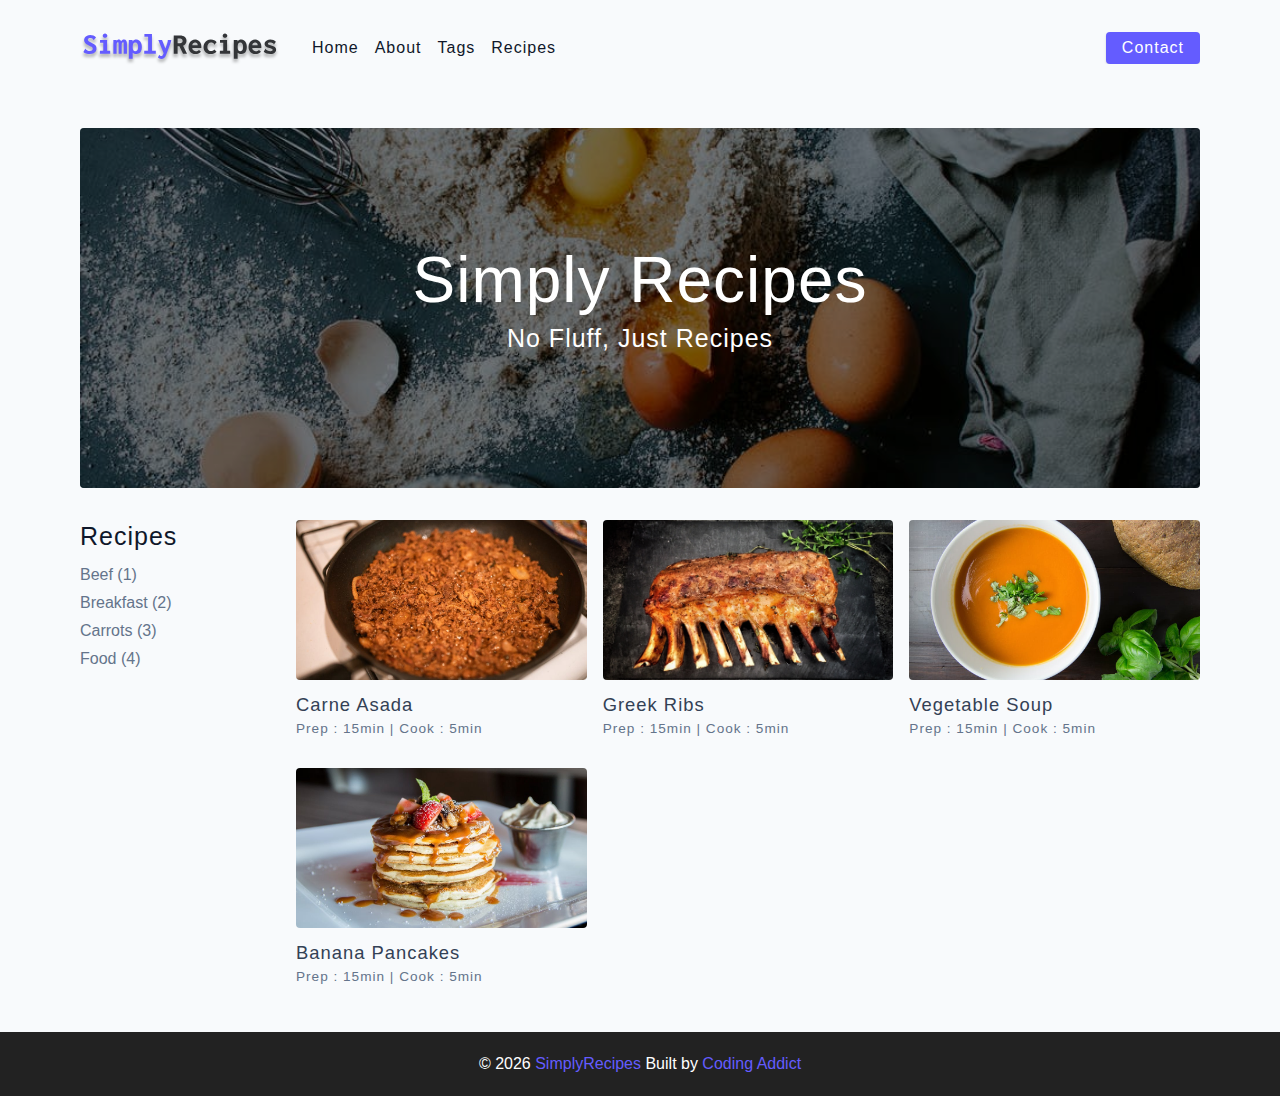
<file: final/index.html>
<!DOCTYPE html>
<html lang="en">
  <head>
    <meta charset="UTF-8" />
    <meta http-equiv="X-UA-Compatible" content="IE=edge" />
    <meta name="viewport" content="width=device-width, initial-scale=1.0" />
    <title>Simply Recipes || Final</title>
    <!-- favicon -->
    <link rel="shortcut icon" href="./assets/favicon.ico" type="image/x-icon" />
    <!-- normalize -->
    <link rel="stylesheet" href="./css/normalize.css" />
    <!-- font-awesome -->
    <link
      rel="stylesheet"
      href="https://cdnjs.cloudflare.com/ajax/libs/font-awesome/5.14.0/css/all.min.css"
    />
    <!-- main css -->
    <link rel="stylesheet" href="./css/main.css" />
  </head>
  <body>
    <!-- nav  -->
    <nav class="navbar">
      <div class="nav-center">
        <div class="nav-header">
          <a href="index.html" class="nav-logo">
            <img src="./assets/logo.svg" alt="simply recipes" />
          </a>
          <button class="nav-btn btn">
            <i class="fas fa-align-justify"></i>
          </button>
        </div>
        <div class="nav-links">
          <a href="index.html" class="nav-link"> home </a>
          <a href="about.html" class="nav-link"> about </a>
          <a href="tags.html" class="nav-link"> tags </a>
          <a href="recipes.html" class="nav-link"> recipes </a>

          <div class="nav-link contact-link">
            <a href="contact.html" class="btn"> contact </a>
          </div>
        </div>
      </div>
    </nav>
    <!-- end of nav -->
    <!-- main -->
    <main class="page">
      <!-- header -->
      <header class="hero">
        <div class="hero-container">
          <div class="hero-text">
            <h1>simply recipes</h1>
            <h4>no fluff, just recipes</h4>
          </div>
        </div>
      </header>
      <!-- end of header -->
      <section class="recipes-container">
        <!-- tag container -->
        <div class="tags-container">
          <h4>recipes</h4>
          <div class="tags-list">
            <a href="tag-template.html">Beef (1)</a>
            <a href="tag-template.html">Breakfast (2)</a>
            <a href="tag-template.html">Carrots (3)</a>
            <a href="tag-template.html">Food (4)</a>
          </div>
        </div>
        <!-- end of tag container -->
        <!-- recipes list -->
        <div class="recipes-list">
          <!-- single recipe -->
          <a href="single-recipe.html" class="recipe">
            <img
              src="./assets/recipes/recipe-1.jpeg"
              class="img recipe-img"
              alt=""
            />
            <h5>Carne Asada</h5>
            <p>Prep : 15min | Cook : 5min</p>
          </a>
          <!-- end of single recipe -->
          <!-- single recipe -->
          <a href="single-recipe.html" class="recipe">
            <img
              src="./assets/recipes/recipe-2.jpeg"
              class="img recipe-img"
              alt=""
            />
            <h5>Greek Ribs</h5>
            <p>Prep : 15min | Cook : 5min</p>
          </a>
          <!-- end of single recipe -->
          <!-- single recipe -->
          <a href="single-recipe.html" class="recipe">
            <img
              src="./assets/recipes/recipe-3.jpeg"
              class="img recipe-img"
              alt=""
            />
            <h5>Vegetable Soup</h5>
            <p>Prep : 15min | Cook : 5min</p>
          </a>
          <!-- end of single recipe -->
          <!-- single recipe -->
          <a href="single-recipe.html" class="recipe">
            <img
              src="./assets/recipes/recipe-4.jpeg"
              class="img recipe-img"
              alt=""
            />
            <h5>Banana Pancakes</h5>
            <p>Prep : 15min | Cook : 5min</p>
          </a>
          <!-- end of single recipe -->
        </div>
        <!-- end of recipes list -->
      </section>
    </main>
    <!-- end of main -->
    <!-- footer -->
    <footer class="page-footer">
      <p>
        &copy; <span id="date"></span>
        <span class="footer-logo">SimplyRecipes</span> Built by
        <a href="https://www.johnsmilga.com/">Coding Addict</a>
      </p>
    </footer>
    <script src="./js/app.js"></script>
  </body>
</html>
</file>
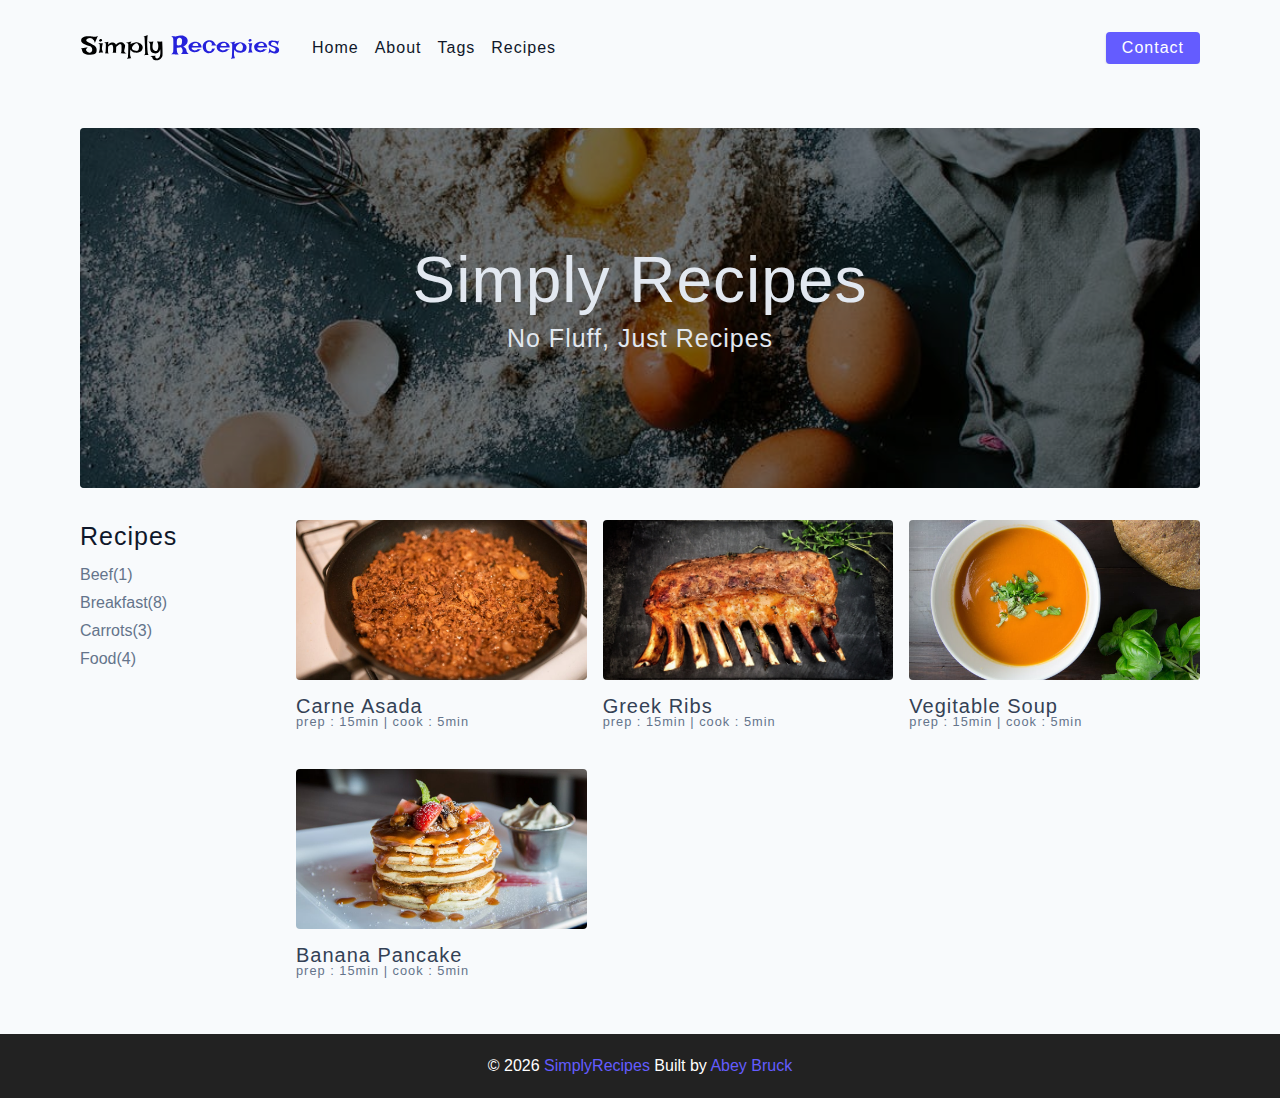
<file: starter/index.html>
<!DOCTYPE html>
<html lang="en">

  <head>
    <meta charset="UTF-8" />
    <meta http-equiv="X-UA-Compatible" content="IE=edge" />
    <meta name="viewport" content="width=device-width, initial-scale=1.0" />
    <title>Simply Recipes || Starter</title>
    <!-- favicon -->
    <link rel="shortcut icon" href="./assets/favicon.ico" type="image/x-icon" />
    <!-- normalize -->
    <link rel="stylesheet" href="./css/normalize.css" />
    <!-- font-awesome -->
    <link rel="stylesheet" href="https://cdnjs.cloudflare.com/ajax/libs/font-awesome/5.14.0/css/all.min.css" />
    <!-- main css -->
    <link rel="stylesheet" href="./css/main.css" />
  </head>

  <body>
    <!-- nav -->
    <nav class="navbar">
      <div class="nav-center">
        <!-- header -->
        <div class="nav-header">
          <a href="index.html" class="nav-logo">
            <img src="./assets/Simply Recepies.svg" alt="simply recipes">
          </a>
          <button type="button" class="btn nav-btn">
            <i class="fas fa-align-justify"></i>
          </button>
        </div>
        <!-- links -->
        <div class="nav-links">
          <a href="index.html" class="nav-link">home</a>
          <a href="about.html" class="nav-link">about</a>
          <a href="tags.html" class="nav-link">tags</a>
          <a href="recipes.html" class="nav-link">recipes</a>
          <div class="nav-link contact-link">
            <a href="contact.html" class="btn">contact</a>
          </div>
        </div>
      </div>
    </nav>
    <!-- end of nav -->
    <main class="page">
      <header class="hero">
        <div class="hero-container">
          <div class="hero-text">
            <h1>simply recipes</h1>
            <h4>no fluff, just recipes</h4>
          </div>
        </div>
      </header>
      <!-- end of header -->
      <!-- recipes container -->
      <section class="recipes-container">
        <!-- tag container -->
        <div class="tags-container">
          <h4>recipes</h4>
          <div class="tags-list">
            <a href="tag-template.html">beef(1)</a>
            <a href="tag-template.html">breakfast(8)</a>
            <a href="tag-template.html">carrots(3)</a>
            <a href="tag-template.html">food(4)</a>
          </div>
        </div>
        <!-- end of tag container -->

        <!-- recipes list -->
        <div class="recipes-list">
          <!-- single recipe -->
          <a href="single-recipe.html" class="recipe">
            <img src="./assets/recipes/recipe-1.jpeg" alt="food" class="img recipe-img">
            <h5>carne asada</h5>
            <p>prep : 15min | cook : 5min</p>
          </a>
          <!-- end of single recipe -->
          <!-- single recipe -->
          <a href="single-recipe.html" class="recipe">
            <img src="./assets/recipes/recipe-2.jpeg" alt="food" class="img recipe-img">
            <h5>greek ribs</h5>
            <p>prep : 15min | cook : 5min</p>
          </a>
          <!-- end of single recipe -->
          <!-- single recipe -->
          <a href="single-recipe.html" class="recipe">
            <img src="./assets/recipes/recipe-3.jpeg" alt="food" class="img recipe-img">
            <h5>vegitable soup</h5>
            <p>prep : 15min | cook : 5min</p>
          </a>
          <!-- end of single recipe -->
          <!-- single recipe -->
          <a href="single-recipe.html" class="recipe">
            <img src="./assets/recipes/recipe-4.jpeg" alt="food" class="img recipe-img">
            <h5>banana pancake</h5>
            <p>prep : 15min | cook : 5min</p>
          </a>
          <!-- end of single recipe -->
        </div>
        <!-- end of recipes list -->
      </section>
      <!-- end of recipes container -->
    </main>
    <!-- end of main -->
    <!-- footer -->
    <footer class="page-footer">
      <p>&copy; <span id="date"></span>
        <span class="footer-logo">SimplyRecipes</span>
        Built by <a href="https://abeybruck.com" target="_blank">Abey Bruck</a>
      </p>
    </footer>
    <script src="./js/app.js"></script>
  </body>

</html>
</file>
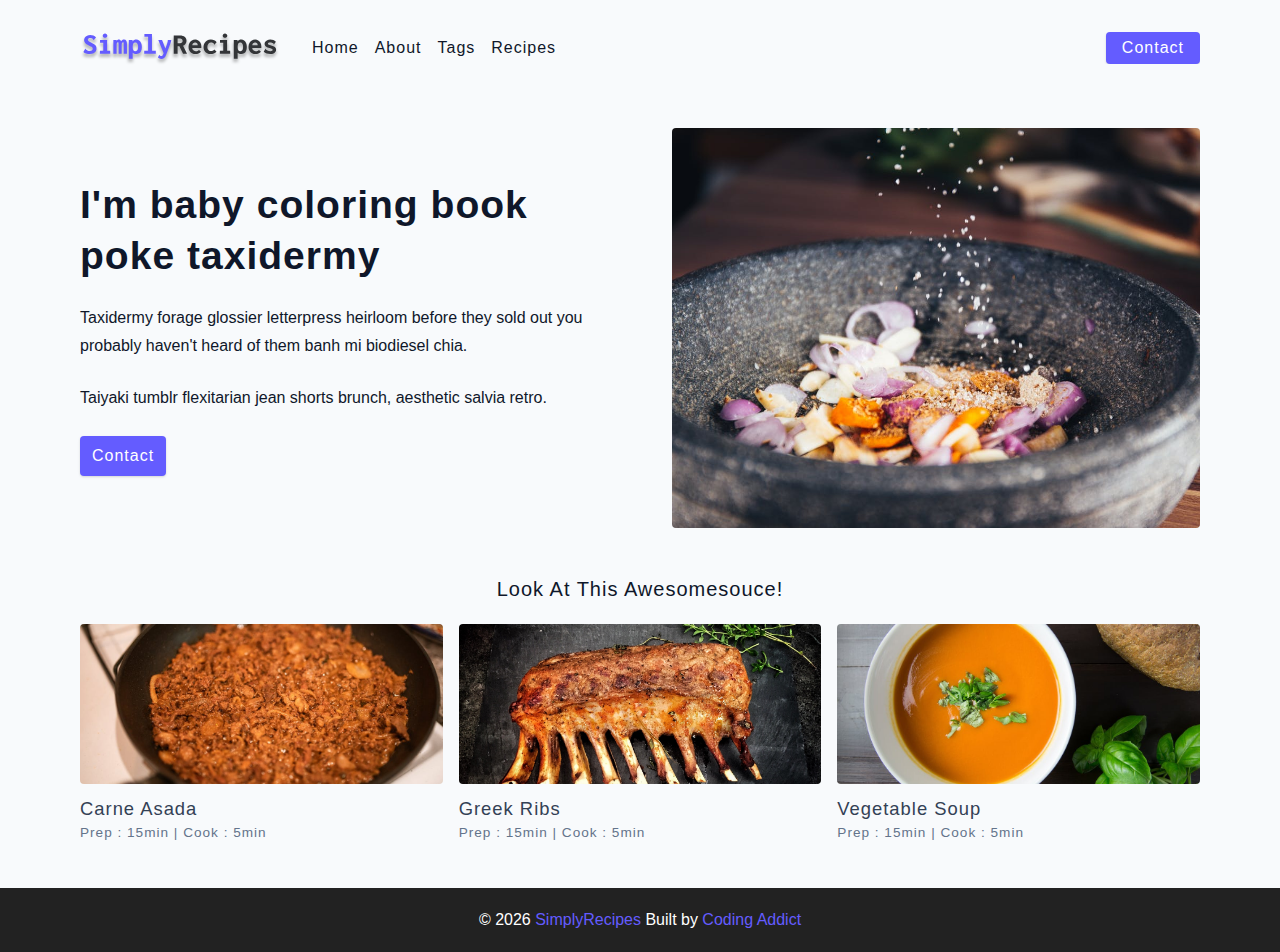
<file: final/about.html>
<!DOCTYPE html>
<html lang="en">
  <head>
    <meta charset="UTF-8" />
    <meta http-equiv="X-UA-Compatible" content="IE=edge" />
    <meta name="viewport" content="width=device-width, initial-scale=1.0" />
    <title>About || Final</title>
    <!-- favicon -->
    <link rel="shortcut icon" href="./assets/favicon.ico" type="image/x-icon" />
    <!-- normalize -->
    <link rel="stylesheet" href="./css/normalize.css" />
    <!-- font-awesome -->
    <link
      rel="stylesheet"
      href="https://cdnjs.cloudflare.com/ajax/libs/font-awesome/5.14.0/css/all.min.css"
    />
    <!-- main css -->
    <link rel="stylesheet" href="./css/main.css" />
  </head>
  <body>
    <!-- nav  -->
    <nav class="navbar">
      <div class="nav-center">
        <div class="nav-header">
          <a href="index.html" class="nav-logo">
            <img src="./assets/logo.svg" alt="simply recipes" />
          </a>
          <button class="nav-btn btn">
            <i class="fas fa-align-justify"></i>
          </button>
        </div>
        <div class="nav-links">
          <a href="index.html" class="nav-link"> home </a>
          <a href="about.html" class="nav-link"> about </a>
          <a href="tags.html" class="nav-link"> tags </a>
          <a href="recipes.html" class="nav-link"> recipes </a>

          <div class="nav-link contact-link">
            <a href="contact.html" class="btn"> contact </a>
          </div>
        </div>
      </div>
    </nav>
    <!-- end of nav -->
    <main class="page">
      <section class="about-page">
        <article>
          <h2>I'm baby coloring book poke taxidermy</h2>
          <p>
            Taxidermy forage glossier letterpress heirloom before they sold out
            you probably haven't heard of them banh mi biodiesel chia.
          </p>
          <p>
            Taiyaki tumblr flexitarian jean shorts brunch, aesthetic salvia
            retro.
          </p>
          <a href="contact.html" class="btn"> contact </a>
        </article>
        <!-- needs fixes -->
        <img
          src="./assets/about.jpeg"
          alt="Person Pouring Salt in Bowl"
          class="img about-img"
        />
      </section>
      <section class="featured-recipes">
        <h5 class="featured-title">Look At This Awesomesouce!</h5>
        <div class="recipes-list">
          <!-- single recipe -->
          <a href="single-recipe.html" class="recipe">
            <img
              src="./assets/recipes/recipe-1.jpeg"
              class="img recipe-img"
              alt=""
            />
            <h5>Carne Asada</h5>
            <p>Prep : 15min | Cook : 5min</p>
          </a>
          <!-- end of single recipe -->
          <!-- single recipe -->
          <a href="single-recipe.html" class="recipe">
            <img
              src="./assets/recipes/recipe-2.jpeg"
              class="img recipe-img"
              alt=""
            />
            <h5>Greek Ribs</h5>
            <p>Prep : 15min | Cook : 5min</p>
          </a>
          <!-- end of single recipe -->
          <!-- single recipe -->
          <a href="single-recipe.html" class="recipe">
            <img
              src="./assets/recipes/recipe-3.jpeg"
              class="img recipe-img"
              alt=""
            />
            <h5>Vegetable Soup</h5>
            <p>Prep : 15min | Cook : 5min</p>
          </a>
          <!-- end of single recipe -->
        </div>
      </section>
    </main>
    <!-- footer -->
    <footer class="page-footer">
      <p>
        &copy; <span id="date"></span>
        <span class="footer-logo">SimplyRecipes</span> Built by
        <a href="https://www.johnsmilga.com/">Coding Addict</a>
      </p>
    </footer>
    <script src="./js/app.js"></script>
  </body>
</html>
</file>
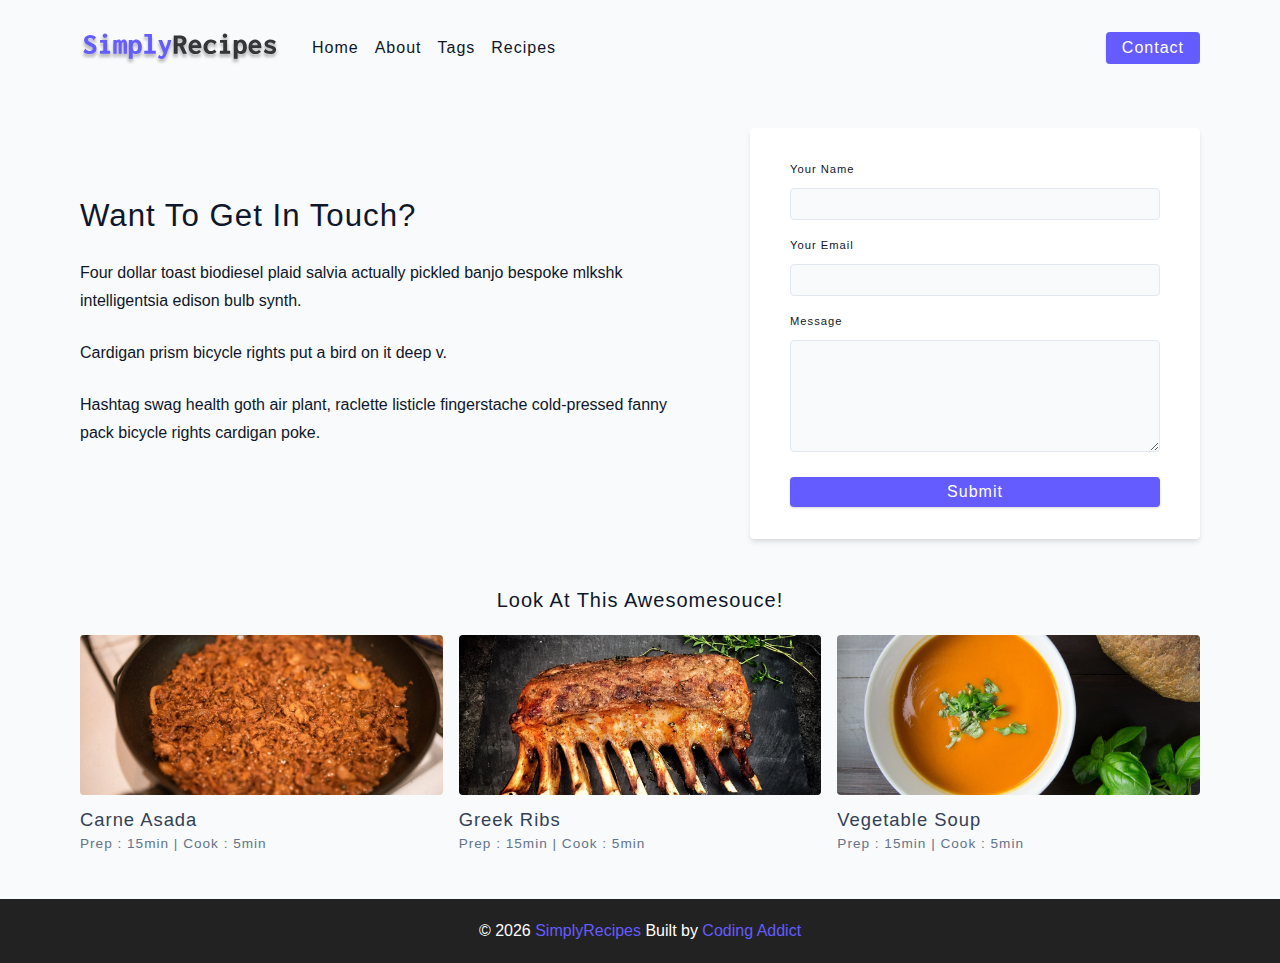
<file: final/contact.html>
<!DOCTYPE html>
<html lang="en">
  <head>
    <meta charset="UTF-8" />
    <meta http-equiv="X-UA-Compatible" content="IE=edge" />
    <meta name="viewport" content="width=device-width, initial-scale=1.0" />
    <title>Contact || Final</title>
    <!-- favicon -->
    <link rel="shortcut icon" href="./assets/favicon.ico" type="image/x-icon" />
    <!-- normalize -->
    <link rel="stylesheet" href="./css/normalize.css" />
    <!-- font-awesome -->
    <link
      rel="stylesheet"
      href="https://cdnjs.cloudflare.com/ajax/libs/font-awesome/5.14.0/css/all.min.css"
    />
    <!-- main css -->
    <link rel="stylesheet" href="./css/main.css" />
  </head>
  <body>
    <!-- nav  -->
    <nav class="navbar">
      <div class="nav-center">
        <div class="nav-header">
          <a href="index.html" class="nav-logo">
            <img src="./assets/logo.svg" alt="simply recipes" />
          </a>
          <button class="nav-btn btn">
            <i class="fas fa-align-justify"></i>
          </button>
        </div>
        <div class="nav-links">
          <a href="index.html" class="nav-link"> home </a>
          <a href="about.html" class="nav-link"> about </a>
          <a href="tags.html" class="nav-link"> tags </a>
          <a href="recipes.html" class="nav-link"> recipes </a>

          <div class="nav-link contact-link">
            <a href="contact.html" class="btn"> contact </a>
          </div>
        </div>
      </div>
    </nav>
    <!-- end of nav -->
    <main class="page">
     <section class="contact-container">
          <article class="contact-info">
            <h3>Want To Get In Touch?</h3>
            <p>
              Four dollar toast biodiesel plaid salvia actually pickled banjo
              bespoke mlkshk intelligentsia edison bulb synth.
            </p>
            <p>Cardigan prism bicycle rights put a bird on it deep v.</p>
            <p>
              Hashtag swag health goth air plant, raclette listicle fingerstache
              cold-pressed fanny pack bicycle rights cardigan poke.
            </p>
          </article>
          <article>
            <form class="form contact-form">
              <div class="form-row">
                <label html="name" class="form-label">your name</label>
                <input type="text" name="name" id="name" class="form-input" />
              </div>
              <div class="form-row">
                <label html="email" class="form-label">your email</label>
                <input type="text" name="email" id="email" class="form-input" />
              </div>
              <div class="form-row">
                <label html="message" class="form-label">message</label>
                <textarea name="message" id="message" class="form-textarea"></textarea>
              </div>
              <button type="submit" class="btn btn-block">
                submit
              </button>
            </form>
          </article>
        </section>
     <!-- featured recipes -->
       <section class="featured-recipes">
        <h5 class="featured-title">Look At This Awesomesouce!</h5>
        <div class="recipes-list">
          <!-- single recipe -->
          <a href="single-recipe.html" class="recipe">
            <img
              src="./assets/recipes/recipe-1.jpeg"
              class="img recipe-img"
              alt=""
            />
            <h5>Carne Asada</h5>
            <p>Prep : 15min | Cook : 5min</p>
          </a>
          <!-- end of single recipe -->
          <!-- single recipe -->
          <a href="single-recipe.html" class="recipe">
            <img
              src="./assets/recipes/recipe-2.jpeg"
              class="img recipe-img"
              alt=""
            />
            <h5>Greek Ribs</h5>
            <p>Prep : 15min | Cook : 5min</p>
          </a>
          <!-- end of single recipe -->
          <!-- single recipe -->
          <a href="single-recipe.html" class="recipe">
            <img
              src="./assets/recipes/recipe-3.jpeg"
              class="img recipe-img"
              alt=""
            />
            <h5>Vegetable Soup</h5>
            <p>Prep : 15min | Cook : 5min</p>
          </a>
          <!-- end of single recipe -->
        </div>
      </section>
    </main>
    <!-- footer -->
    <footer class="page-footer">
      <p>
        &copy; <span id="date"></span>
        <span class="footer-logo">SimplyRecipes</span> Built by
        <a href="https://www.johnsmilga.com/">Coding Addict</a>
      </p>
    </footer>
    <script src="./js/app.js"></script>
  </body>
</html>
</file>
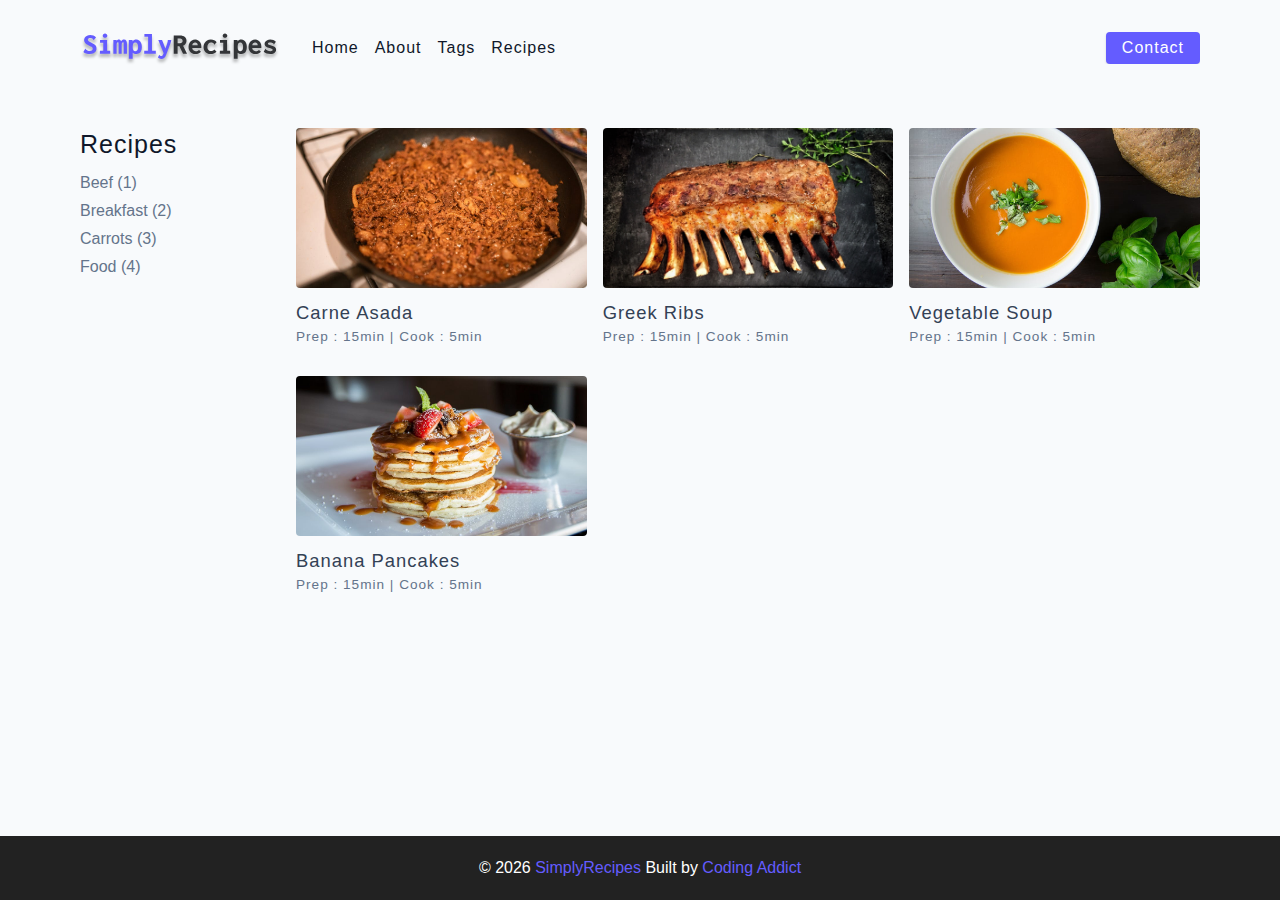
<file: final/recipes.html>
<!DOCTYPE html>
<html lang="en">
  <head>
    <meta charset="UTF-8" />
    <meta http-equiv="X-UA-Compatible" content="IE=edge" />
    <meta name="viewport" content="width=device-width, initial-scale=1.0" />
    <title>Recipes || Final</title>
    <!-- favicon -->
    <link rel="shortcut icon" href="./assets/favicon.ico" type="image/x-icon" />
    <!-- normalize -->
    <link rel="stylesheet" href="./css/normalize.css" />
    <!-- font-awesome -->
    <link
      rel="stylesheet"
      href="https://cdnjs.cloudflare.com/ajax/libs/font-awesome/5.14.0/css/all.min.css"
    />
    <!-- main css -->
    <link rel="stylesheet" href="./css/main.css" />
  </head>
  <body>
    <!-- nav  -->
    <nav class="navbar">
      <div class="nav-center">
        <div class="nav-header">
          <a href="index.html" class="nav-logo">
            <img src="./assets/logo.svg" alt="simply recipes" />
          </a>
          <button class="nav-btn btn">
            <i class="fas fa-align-justify"></i>
          </button>
        </div>
        <div class="nav-links">
          <a href="index.html" class="nav-link"> home </a>
          <a href="about.html" class="nav-link"> about </a>
          <a href="tags.html" class="nav-link"> tags </a>
          <a href="recipes.html" class="nav-link"> recipes </a>

          <div class="nav-link contact-link">
            <a href="contact.html" class="btn"> contact </a>
          </div>
        </div>
      </div>
    </nav>
    <!-- end of nav -->
    <!-- main -->
    <main class="page">
      <section class="recipes-container">
        <!-- tag container -->
        <div class="tags-container">
          <h4>recipes</h4>
          <div class="tags-list">
            <a href="tag-template.html">Beef (1)</a>
            <a href="tag-template.html">Breakfast (2)</a>
            <a href="tag-template.html">Carrots (3)</a>
            <a href="tag-template.html">Food (4)</a>
          </div>
        </div>
        <!-- end of tag container -->
        <!-- recipes list -->
        <div class="recipes-list">
          <!-- single recipe -->
          <a href="single-recipe.html" class="recipe">
            <img
              src="./assets/recipes/recipe-1.jpeg"
              class="img recipe-img"
              alt=""
            />
            <h5>Carne Asada</h5>
            <p>Prep : 15min | Cook : 5min</p>
          </a>
          <!-- end of single recipe -->
          <!-- single recipe -->
          <a href="single-recipe.html" class="recipe">
            <img
              src="./assets/recipes/recipe-2.jpeg"
              class="img recipe-img"
              alt=""
            />
            <h5>Greek Ribs</h5>
            <p>Prep : 15min | Cook : 5min</p>
          </a>
          <!-- end of single recipe -->
          <!-- single recipe -->
          <a href="single-recipe.html" class="recipe">
            <img
              src="./assets/recipes/recipe-3.jpeg"
              class="img recipe-img"
              alt=""
            />
            <h5>Vegetable Soup</h5>
            <p>Prep : 15min | Cook : 5min</p>
          </a>
          <!-- end of single recipe -->
          <!-- single recipe -->
          <a href="single-recipe.html" class="recipe">
            <img
              src="./assets/recipes/recipe-4.jpeg"
              class="img recipe-img"
              alt=""
            />
            <h5>Banana Pancakes</h5>
            <p>Prep : 15min | Cook : 5min</p>
          </a>
          <!-- end of single recipe -->
        </div>
      </section>
    </main>
    <!-- end of main -->
    <!-- footer -->
    <footer class="page-footer">
      <p>
        &copy; <span id="date"></span>
        <span class="footer-logo">SimplyRecipes</span> Built by
        <a href="https://www.johnsmilga.com/">Coding Addict</a>
      </p>
    </footer>
    <script src="./js/app.js"></script>
  </body>
</html>
</file>
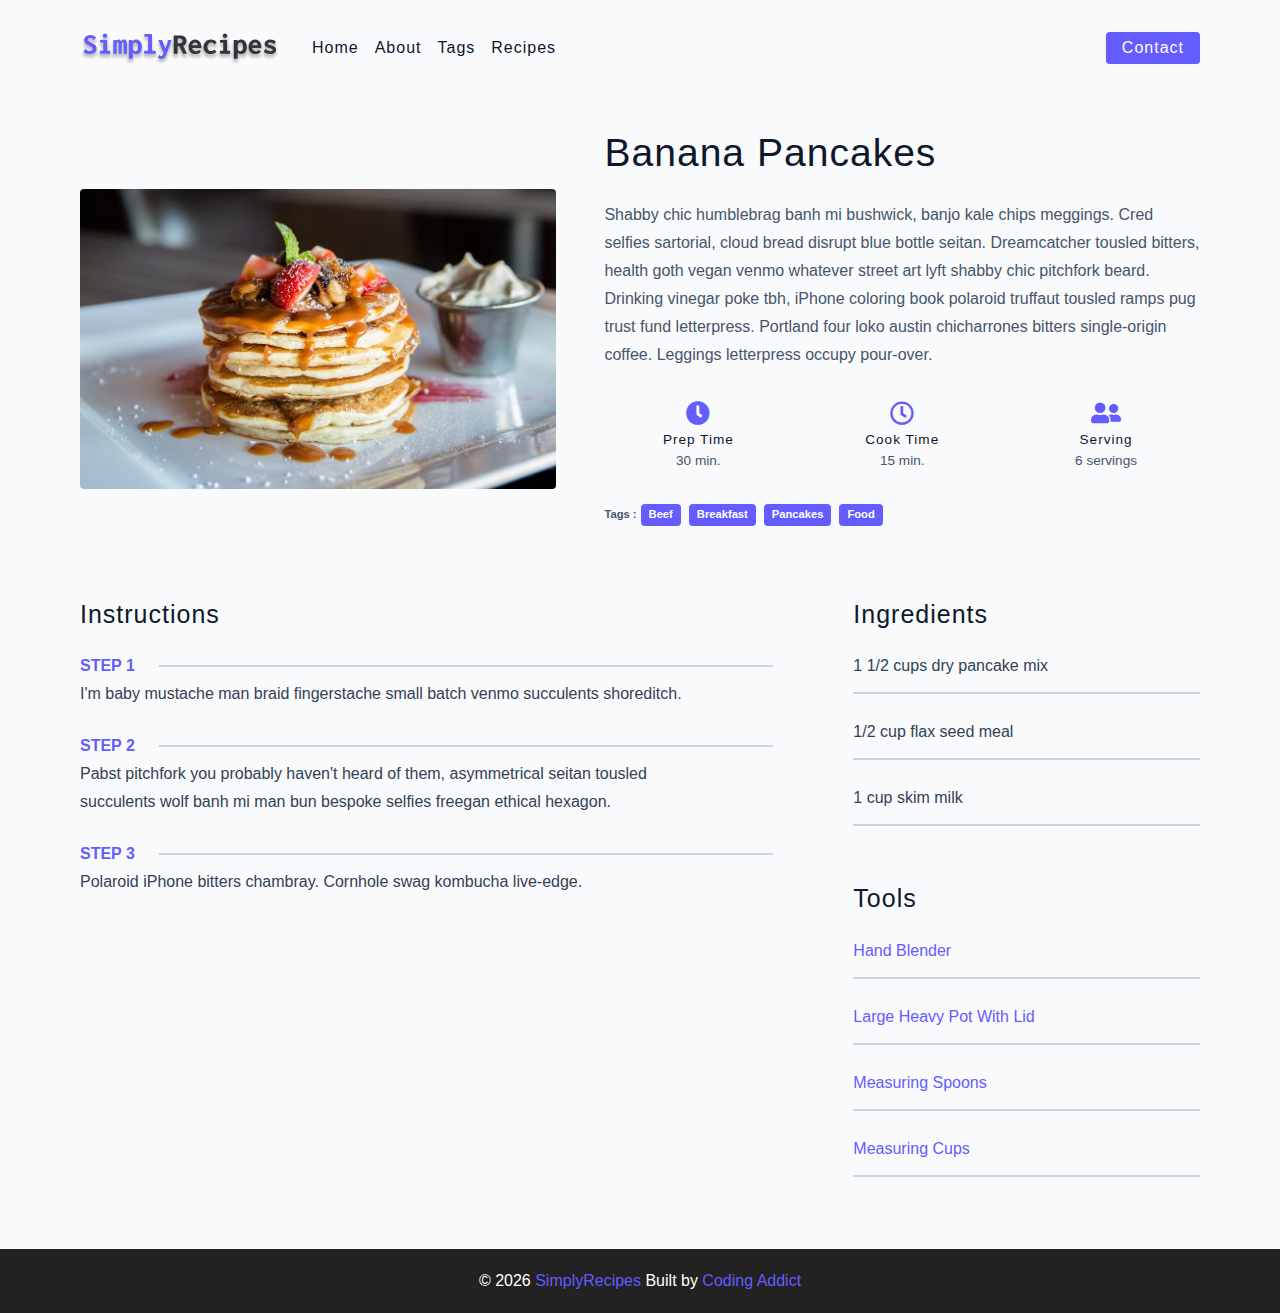
<file: final/single-recipe.html>
<!DOCTYPE html>
<html lang="en">
  <head>
    <meta charset="UTF-8" />
    <meta http-equiv="X-UA-Compatible" content="IE=edge" />
    <meta name="viewport" content="width=device-width, initial-scale=1.0" />
    <title>Single Recipe || Final</title>
    <!-- favicon -->
    <link rel="shortcut icon" href="./assets/favicon.ico" type="image/x-icon" />
    <!-- normalize -->
    <link rel="stylesheet" href="./css/normalize.css" />
    <!-- font-awesome -->
    <link
      rel="stylesheet"
      href="https://cdnjs.cloudflare.com/ajax/libs/font-awesome/5.14.0/css/all.min.css"
    />
    <!-- main css -->
    <link rel="stylesheet" href="./css/main.css" />
  </head>
  <body>
    <!-- nav  -->
    <nav class="navbar">
      <div class="nav-center">
        <div class="nav-header">
          <a href="index.html" class="nav-logo">
            <img src="./assets/logo.svg" alt="simply recipes" />
          </a>
          <button class="nav-btn btn">
            <i class="fas fa-align-justify"></i>
          </button>
        </div>
        <div class="nav-links">
          <a href="index.html" class="nav-link"> home </a>
          <a href="about.html" class="nav-link"> about </a>
          <a href="tags.html" class="nav-link"> tags </a>
          <a href="recipes.html" class="nav-link"> recipes </a>

          <div class="nav-link contact-link">
            <a href="contact.html" class="btn"> contact </a>
          </div>
        </div>
      </div>
    </nav>
    <!-- end of nav -->
    <main class="page">
      <div class="recipe-page">
        <section class="recipe-hero">
          <img
            src="./assets/recipes/recipe-4.jpeg"
            class="img recipe-hero-img"
          />
          <article class="recipe-info">
            <h2>Banana Pancakes</h2>
            <p>
              Shabby chic humblebrag banh mi bushwick, banjo kale chips
              meggings. Cred selfies sartorial, cloud bread disrupt blue bottle
              seitan. Dreamcatcher tousled bitters, health goth vegan venmo
              whatever street art lyft shabby chic pitchfork beard. Drinking
              vinegar poke tbh, iPhone coloring book polaroid truffaut tousled
              ramps pug trust fund letterpress. Portland four loko austin
              chicharrones bitters single-origin coffee. Leggings letterpress
              occupy pour-over.
            </p>
            <div class="recipe-icons">
              <article>
                <i class="fas fa-clock"></i>
                <h5>prep time</h5>
                <p>30 min.</p>
              </article>
              <article>
                <i class="far fa-clock"></i>
                <h5>cook time</h5>
                <p>15 min.</p>
              </article>
              <article>
                <i class="fas fa-user-friends"></i>
                <h5>serving</h5>
                <p>6 servings</p>
              </article>
            </div>
            <p class="recipe-tags">
              Tags : <a href="tag-template.html">beef</a>
              <a href="tag-template.html">breakfast</a>
              <a href="tag-template.html">pancakes</a>
              <a href="tag-template.html">food</a>
            </p>
          </article>
        </section>
        <!-- content -->
        <section class="recipe-content">
          <article>
            <h4>instructions</h4>
            <!-- single instruction -->
            <div class="single-instruction">
              <header>
                <p>step 1</p>
                <div></div>
              </header>
              <p>
                I'm baby mustache man braid fingerstache small batch venmo
                succulents shoreditch.
              </p>
            </div>
            <!-- end of single instruction -->
            <!-- single instruction -->
            <div class="single-instruction">
              <header>
                <p>step 2</p>
                <div></div>
              </header>
              <p>
                Pabst pitchfork you probably haven't heard of them, asymmetrical
                seitan tousled succulents wolf banh mi man bun bespoke selfies
                freegan ethical hexagon.
              </p>
            </div>
            <!-- end of single instruction -->
            <!-- single instruction -->
            <div class="single-instruction">
              <header>
                <p>step 3</p>
                <div></div>
              </header>
              <p>
                Polaroid iPhone bitters chambray. Cornhole swag kombucha
                live-edge.
              </p>
            </div>
            <!-- end of single instruction -->
          </article>
          <article class="second-column">
            <div>
              <h4>ingredients</h4>
              <p class="single-ingredient">1 1/2 cups dry pancake mix</p>
              <p class="single-ingredient">1/2 cup flax seed meal</p>
              <p class="single-ingredient">1 cup skim milk</p>
            </div>
            <div>
              <h4>tools</h4>
              <p class="single-tool">Hand Blender</p>
              <p class="single-tool">Large Heavy Pot With Lid</p>
              <p class="single-tool">Measuring Spoons</p>
              <p class="single-tool">Measuring Cups</p>
            </div>
          </article>
        </section>
      </div>
    </main>
    <!-- footer -->
    <footer class="page-footer">
      <p>
        &copy; <span id="date"></span>
        <span class="footer-logo">SimplyRecipes</span> Built by
        <a href="https://www.johnsmilga.com/">Coding Addict</a>
      </p>
    </footer>
    <script src="./js/app.js"></script>
  </body>
</html>
</file>
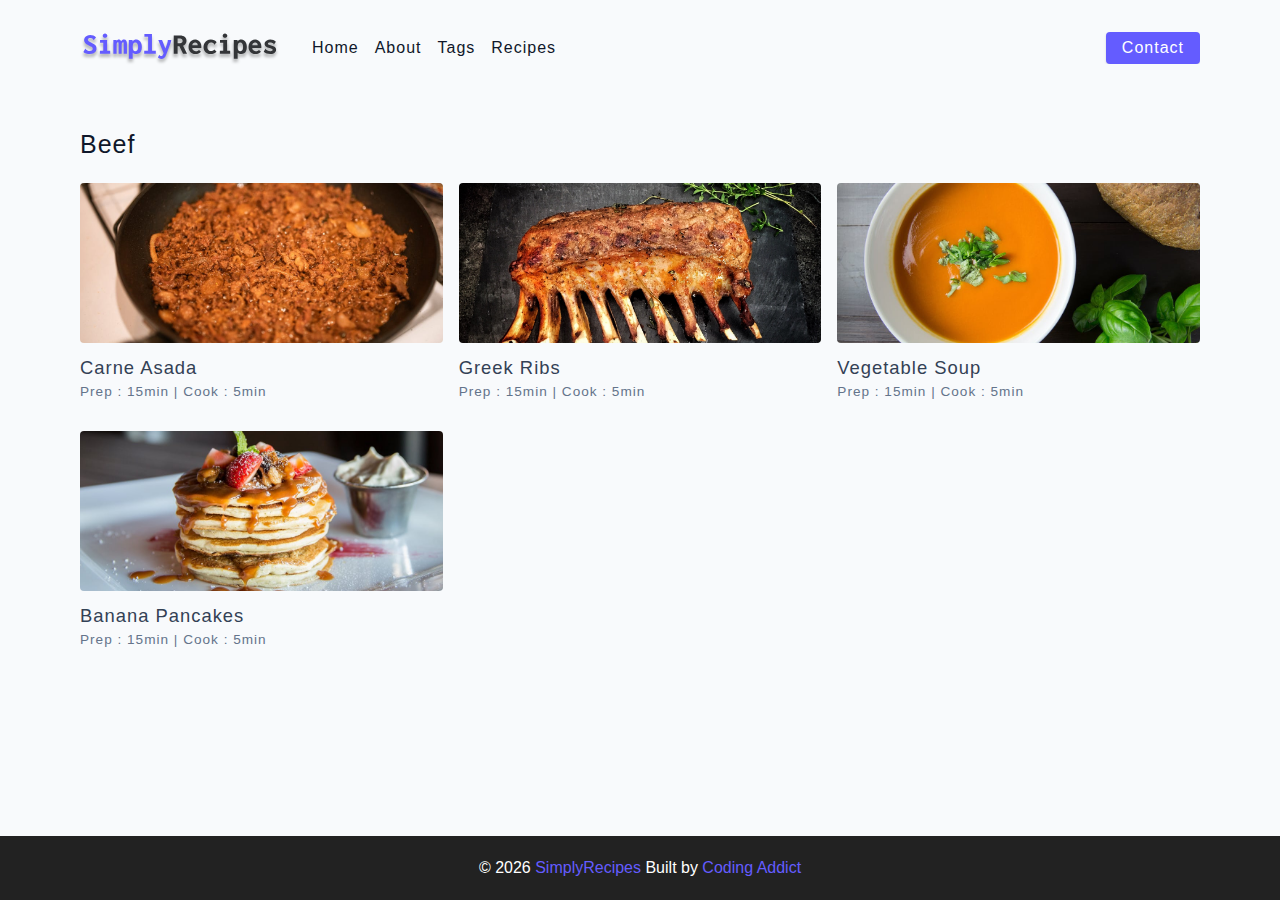
<file: final/tag-template.html>
<!DOCTYPE html>
<html lang="en">
  <head>
    <meta charset="UTF-8" />
    <meta http-equiv="X-UA-Compatible" content="IE=edge" />
    <meta name="viewport" content="width=device-width, initial-scale=1.0" />
    <title>Recipe Template || Final</title>
    <!-- favicon -->
    <link rel="shortcut icon" href="./assets/favicon.ico" type="image/x-icon" />
    <!-- normalize -->
    <link rel="stylesheet" href="./css/normalize.css" />
    <!-- font-awesome -->
    <link
      rel="stylesheet"
      href="https://cdnjs.cloudflare.com/ajax/libs/font-awesome/5.14.0/css/all.min.css"
    />
    <!-- main css -->
    <link rel="stylesheet" href="./css/main.css" />
  </head>
  <body>
    <!-- nav  -->
    <nav class="navbar">
      <div class="nav-center">
        <div class="nav-header">
          <a href="index.html" class="nav-logo">
            <img src="./assets/logo.svg" alt="simply recipes" />
          </a>
          <button class="nav-btn btn">
            <i class="fas fa-align-justify"></i>
          </button>
        </div>
        <div class="nav-links">
          <a href="index.html" class="nav-link"> home </a>
          <a href="about.html" class="nav-link"> about </a>
          <a href="tags.html" class="nav-link"> tags </a>
          <a href="recipes.html" class="nav-link"> recipes </a>

          <div class="nav-link contact-link">
            <a href="contact.html" class="btn"> contact </a>
          </div>
        </div>
      </div>
    </nav>
    <!-- end of nav -->
    <main class="page">
      <div class="featured-recipes">
        <h4>Beef</h4>
          <!-- recipes list -->
        <div class="recipes-list">
          <!-- single recipe -->
          <a href="single-recipe.html" class="recipe">
            <img
              src="./assets/recipes/recipe-1.jpeg"
              class="img recipe-img"
              alt=""
            />
            <h5>Carne Asada</h5>
            <p>Prep : 15min | Cook : 5min</p>
          </a>
          <!-- end of single recipe -->
          <!-- single recipe -->
          <a href="single-recipe.html" class="recipe">
            <img
              src="./assets/recipes/recipe-2.jpeg"
              class="img recipe-img"
              alt=""
            />
            <h5>Greek Ribs</h5>
            <p>Prep : 15min | Cook : 5min</p>
          </a>
          <!-- end of single recipe -->
          <!-- single recipe -->
          <a href="single-recipe.html" class="recipe">
            <img
              src="./assets/recipes/recipe-3.jpeg"
              class="img recipe-img"
              alt=""
            />
            <h5>Vegetable Soup</h5>
            <p>Prep : 15min | Cook : 5min</p>
          </a>
          <!-- end of single recipe -->
          <!-- single recipe -->
          <a href="single-recipe.html" class="recipe">
            <img
              src="./assets/recipes/recipe-4.jpeg"
              class="img recipe-img"
              alt=""
            />
            <h5>Banana Pancakes</h5>
            <p>Prep : 15min | Cook : 5min</p>
          </a>
          <!-- end of single recipe -->
        </div>
        <!-- end of recipe list -->
      </div>
          
    </main>
    <!-- footer -->
    <footer class="page-footer">
      <p>
        &copy; <span id="date"></span>
        <span class="footer-logo">SimplyRecipes</span> Built by
        <a href="https://www.johnsmilga.com/">Coding Addict</a>
      </p>
    </footer>
    <script src="./js/app.js"></script>
  </body>
</html>
</file>
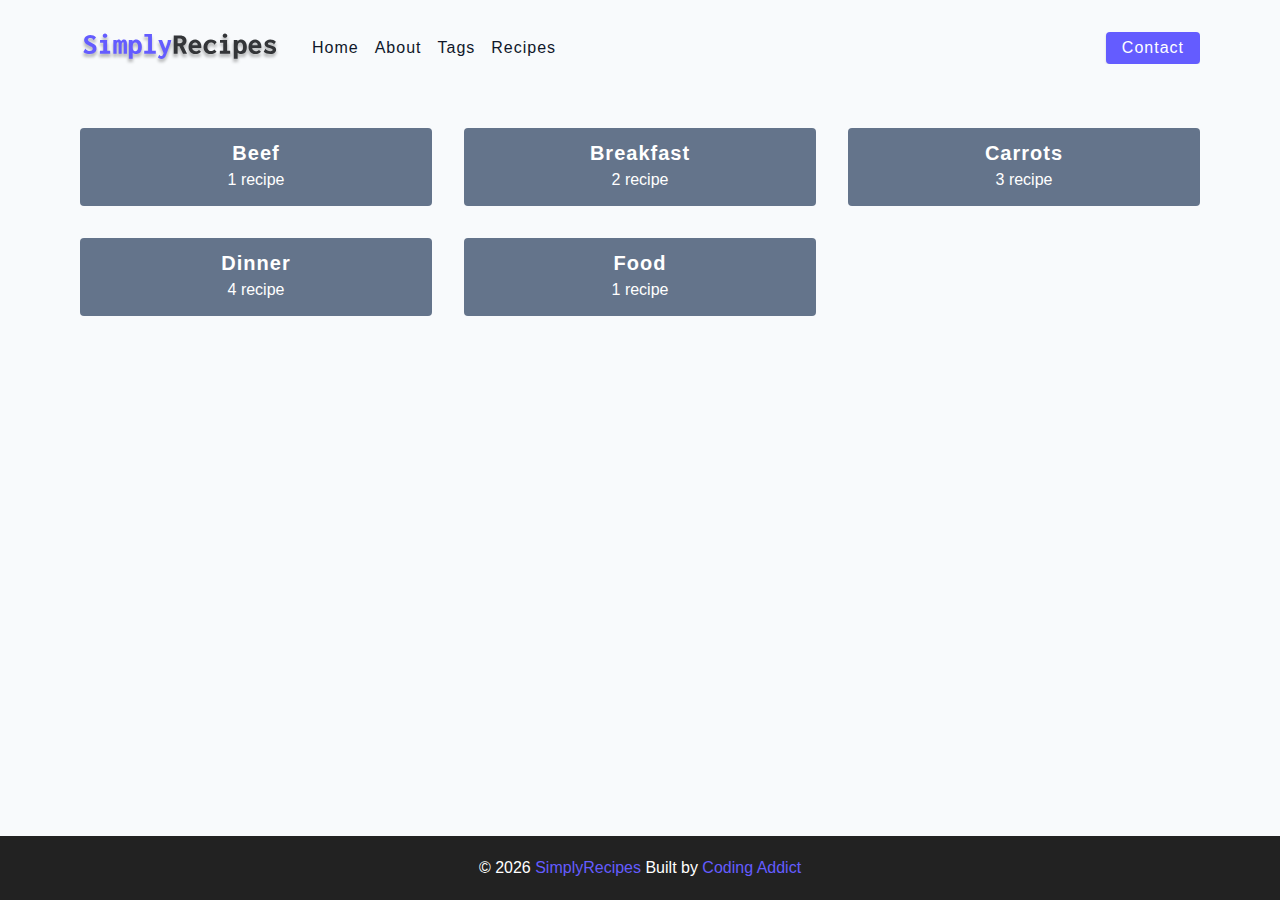
<file: final/tags.html>
<!DOCTYPE html>
<html lang="en">
  <head>
    <meta charset="UTF-8" />
    <meta http-equiv="X-UA-Compatible" content="IE=edge" />
    <meta name="viewport" content="width=device-width, initial-scale=1.0" />
    <title>Tags || Final</title>
    <!-- favicon -->
    <link rel="shortcut icon" href="./assets/favicon.ico" type="image/x-icon" />
    <!-- normalize -->
    <link rel="stylesheet" href="./css/normalize.css" />
    <!-- font-awesome -->
    <link
      rel="stylesheet"
      href="https://cdnjs.cloudflare.com/ajax/libs/font-awesome/5.14.0/css/all.min.css"
    />
    <!-- main css -->
    <link rel="stylesheet" href="./css/main.css" />
  </head>
  <body>
    <!-- nav  -->
    <nav class="navbar">
      <div class="nav-center">
        <div class="nav-header">
          <a href="index.html" class="nav-logo">
            <img src="./assets/logo.svg" alt="simply recipes" />
          </a>
          <button class="nav-btn btn">
            <i class="fas fa-align-justify"></i>
          </button>
        </div>
        <div class="nav-links">
          <a href="index.html" class="nav-link"> home </a>
          <a href="about.html" class="nav-link"> about </a>
          <a href="tags.html" class="nav-link"> tags </a>
          <a href="recipes.html" class="nav-link"> recipes </a>

          <div class="nav-link contact-link">
            <a href="contact.html" class="btn"> contact </a>
          </div>
        </div>
      </div>
    </nav>
    <!-- end of nav -->
    <main class="page">
         <section class="tags-wrapper">
          <!-- single tag -->
              <a href="tag-template.html" class="tag">
                <h5>beef</h5>
                <p>1 recipe</p>
              </a>
            <!-- end of single tag -->
          <!-- single tag -->
              <a href="tag-template.html" class="tag">
                <h5>breakfast</h5>
                <p>2 recipe</p>
              </a>
            <!-- end of single tag -->
          <!-- single tag -->
              <a href="tag-template.html" class="tag">
                <h5>carrots</h5>
                <p>3 recipe</p>
              </a>
            <!-- end of single tag -->
          <!-- single tag -->
              <a href="tag-template.html" class="tag">
                <h5>dinner</h5>
                <p>4 recipe</p>
              </a>
            <!-- end of single tag -->
          <!-- single tag -->
              <a href="tag-template.html" class="tag">
                <h5>food</h5>
                <p>1 recipe</p>
              </a>
            <!-- end of single tag -->
        </section>
    </main>
    <!-- footer -->
    <footer class="page-footer">
      <p>
        &copy; <span id="date"></span>
        <span class="footer-logo">SimplyRecipes</span> Built by
        <a href="https://www.johnsmilga.com/">Coding Addict</a>
      </p>
    </footer>
    <script src="./js/app.js"></script>
  </body>
</html>
</file>
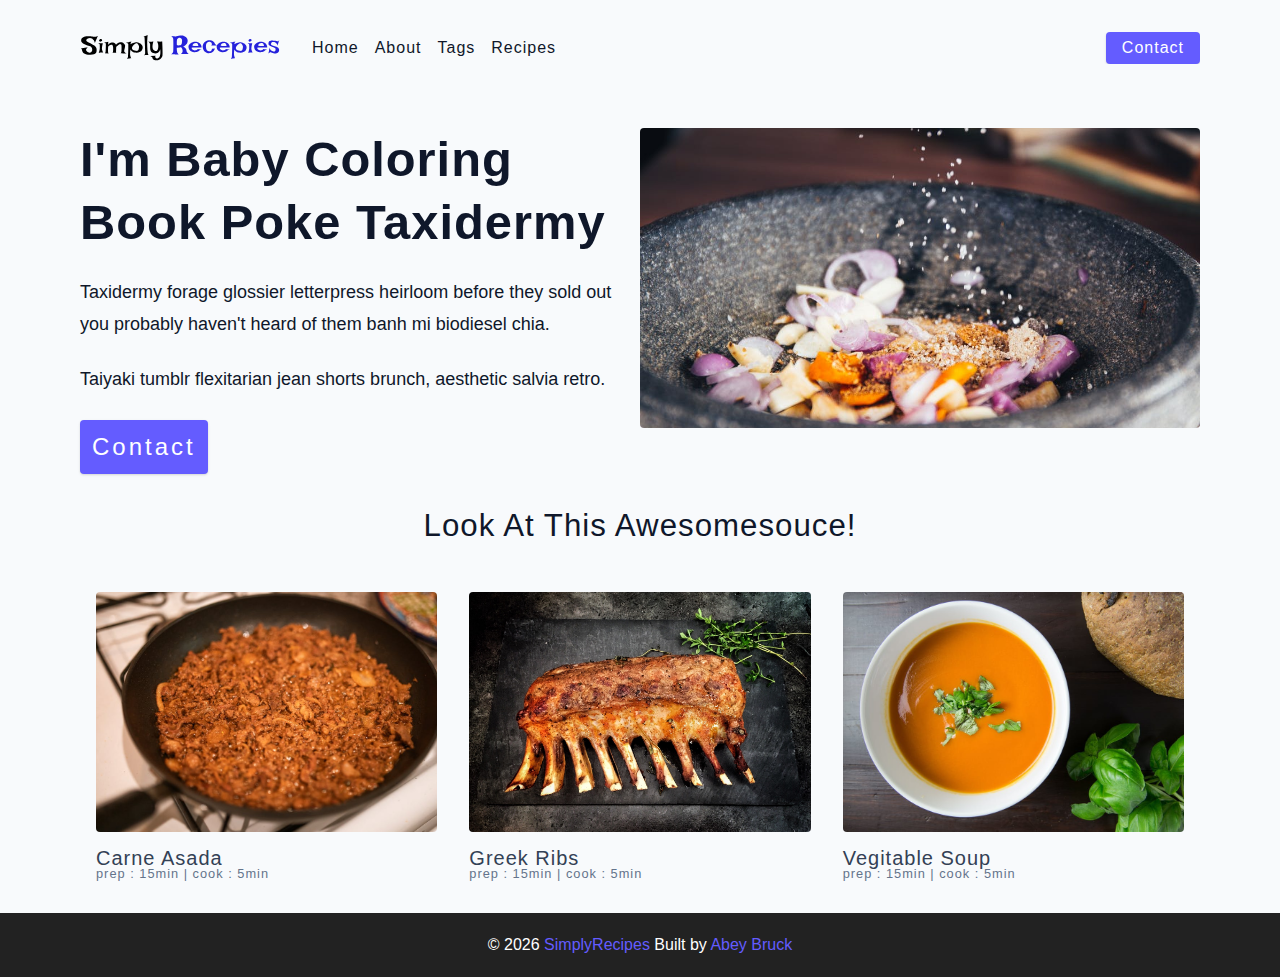
<file: starter/about.html>
<!DOCTYPE html>
<html lang="en">

  <head>
    <meta charset="UTF-8" />
    <meta http-equiv="X-UA-Compatible" content="IE=edge" />
    <meta name="viewport" content="width=device-width, initial-scale=1.0" />
    <title>About</title>
    <!-- favicon -->
    <link rel="shortcut icon" href="./assets/favicon.ico" type="image/x-icon" />
    <!-- normalize -->
    <link rel="stylesheet" href="./css/normalize.css" />
    <!-- font-awesome -->
    <link rel="stylesheet" href="https://cdnjs.cloudflare.com/ajax/libs/font-awesome/5.14.0/css/all.min.css" />
    <!-- main css -->
    <link rel="stylesheet" href="./css/main.css" />
  </head>

  <body>
    <!-- nav -->
    <nav class="navbar">
      <div class="nav-center">
        <!-- header -->
        <div class="nav-header">
          <a href="index.html" class="nav-logo">
            <img src="./assets/Simply Recepies.svg" alt="simply recipes">
          </a>
          <button type="button" class="btn nav-btn">
            <i class="fas fa-align-justify"></i>
          </button>
        </div>
        <!-- links -->
        <div class="nav-links">
          <a href="index.html" class="nav-link">home</a>
          <a href="about.html" class="nav-link">about</a>
          <a href="tags.html" class="nav-link">tags</a>
          <a href="recipes.html" class="nav-link">recipes</a>
          <div class="nav-link contact-link">
            <a href="contact.html" class="btn">contact</a>
          </div>
        </div>
      </div>
    </nav>

    <!-- end of nav -->
    <main class="page about-page">
      <!-- about container -->
      <div class="about-container">
        <!-- about text -->
        <div class="about-text">
          <h1>I'm baby coloring book poke taxidermy</h1>
          <p>Taxidermy forage glossier letterpress heirloom before they sold out you probably haven't heard of them banh
            mi biodiesel chia.</p>
          <p>Taiyaki tumblr flexitarian jean shorts brunch, aesthetic salvia retro.</p>
          <div class="about-contact-btn">
            <a href="contact.html" class="btn">contact</a>
          </div>
        </div>
        <!-- end of about text -->
        <!-- about image -->
        <div class="about-img">
          <img src="./assets/about.jpeg" alt="about jpeg">
        </div>
        <!-- end of about image -->
      </div>
      <!-- end of about container -->
      <div class="looks-awsome">
        <h3>look at this awesomesouce!</h3>
      </div>

      <!-- about-recipe-container -->
      <div class="about-recipe-container">
        <!-- single recipe -->
        <a href="single-recipe.html" class="recipe">
          <img src="./assets/recipes/recipe-1.jpeg" alt="food" class="img recipe-img">
          <h5>carne asada</h5>
          <p>prep : 15min | cook : 5min</p>
        </a>
        <!-- end of single recipe -->
        <!-- single recipe -->
        <a href="single-recipe.html" class="recipe">
          <img src="./assets/recipes/recipe-2.jpeg" alt="food" class="img recipe-img">
          <h5>greek ribs</h5>
          <p>prep : 15min | cook : 5min</p>
        </a>
        <!-- end of single recipe -->
        <!-- single recipe -->
        <a href="single-recipe.html" class="recipe">
          <img src="./assets/recipes/recipe-3.jpeg" alt="food" class="img recipe-img">
          <h5>vegitable soup</h5>
          <p>prep : 15min | cook : 5min</p>
        </a>
        <!-- end of single recipe -->
      </div>
      <!-- end of about-recipe-container -->
    </main>
    <!-- end of main -->
    <!-- footer -->
    <footer class="page-footer">
      <p>&copy; <span id="date"></span>
        <span class="footer-logo">SimplyRecipes</span>
        Built by <a href="https://abeybruck.com" target="_blank">Abey Bruck</a>
      </p>
    </footer>
    <script src="./js/app.js"></script>
  </body>

</html>
</file>
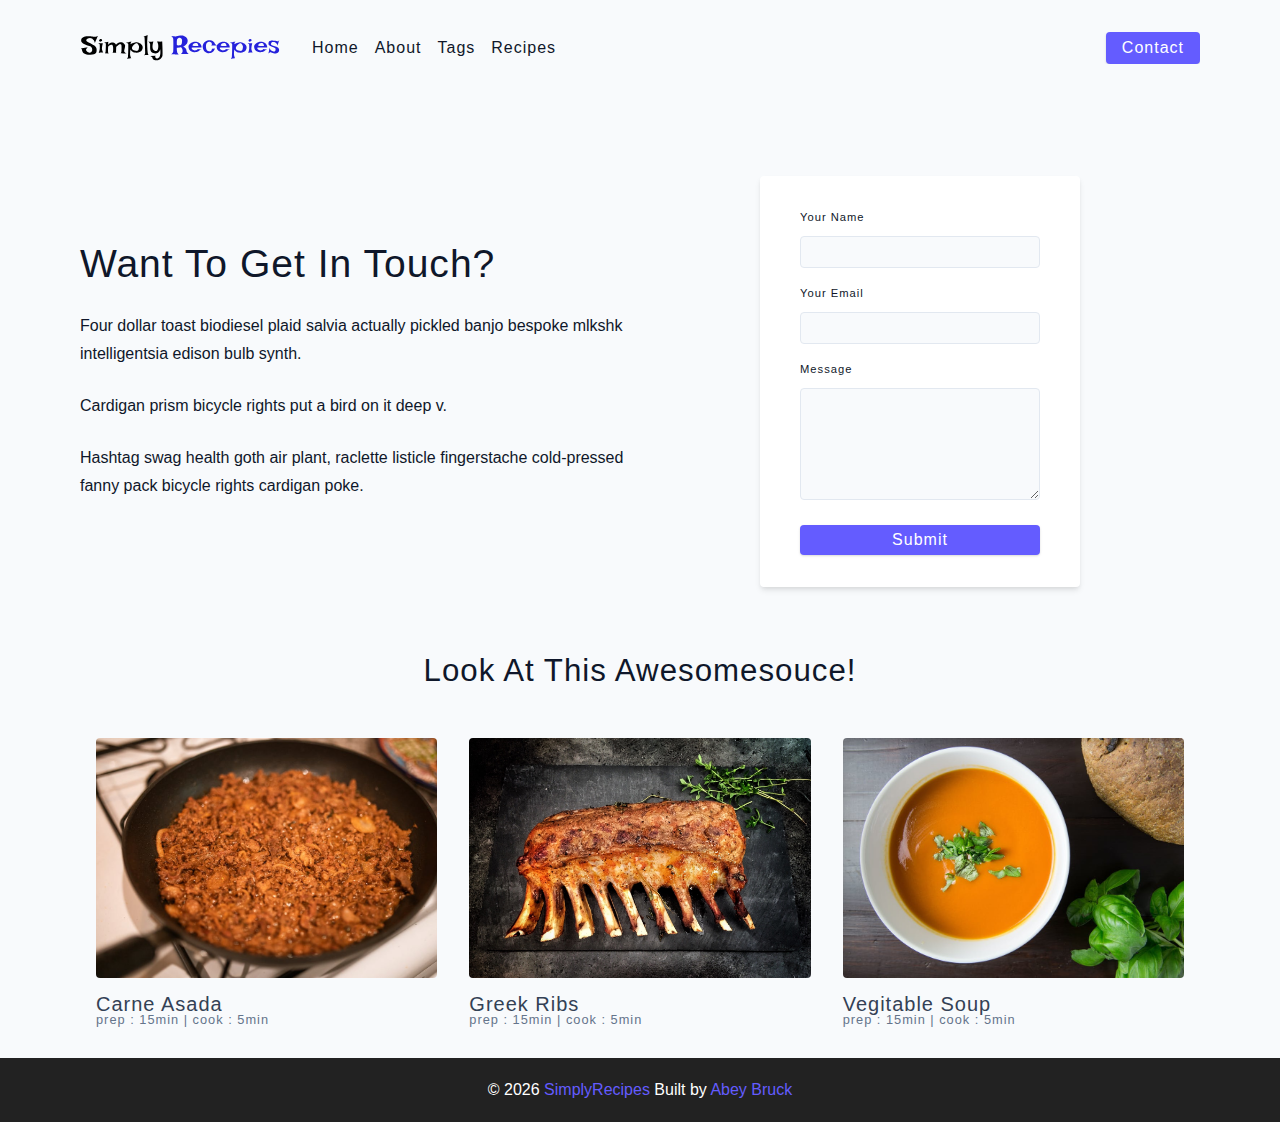
<file: starter/contact.html>
<!DOCTYPE html>
<html lang="en">

  <head>
    <meta charset="UTF-8" />
    <meta http-equiv="X-UA-Compatible" content="IE=edge" />
    <meta name="viewport" content="width=device-width, initial-scale=1.0" />
    <title>Contact</title>
    <!-- favicon -->
    <link rel="shortcut icon" href="./assets/favicon.ico" type="image/x-icon" />
    <!-- normalize -->
    <link rel="stylesheet" href="./css/normalize.css" />
    <!-- font-awesome -->
    <link rel="stylesheet" href="https://cdnjs.cloudflare.com/ajax/libs/font-awesome/5.14.0/css/all.min.css" />
    <!-- main css -->
    <link rel="stylesheet" href="./css/main.css" />
  </head>

  <body>
    <!-- nav -->
    <nav class="navbar">
      <div class="nav-center">
        <!-- header -->
        <div class="nav-header">
          <a href="index.html" class="nav-logo">
            <img src="./assets/Simply Recepies.svg" alt="simply recipes">
          </a>
          <button type="button" class="btn nav-btn">
            <i class="fas fa-align-justify"></i>
          </button>
        </div>
        <!-- links -->
        <div class="nav-links">
          <a href="index.html" class="nav-link">home</a>
          <a href="about.html" class="nav-link">about</a>
          <a href="tags.html" class="nav-link">tags</a>
          <a href="recipes.html" class="nav-link">recipes</a>
          <div class="nav-link contact-link">
            <a href="contact.html" class="btn">contact</a>
          </div>
        </div>
      </div>
    </nav>

    <!-- end of nav -->
    <main class="page">
      <div class="contact-container">
        <div class="get-in-touch">
          <div>
            <h2>Want To Get In Touch?</h1>
              <p>Four dollar toast biodiesel plaid salvia actually pickled banjo bespoke mlkshk intelligentsia edison
                bulb
                synth.</p>
              <p>Cardigan prism bicycle rights put a bird on it deep v.</p>
              <p>Hashtag swag health goth air plant, raclette listicle fingerstache cold-pressed fanny pack bicycle
                rights
                cardigan poke.</p>
          </div>
        </div>
        <div class="contact-form-holder">
          <form action="" class="form contact-form">
            <div class="form-row">
              <label for="name" class="form-label">your name</label>
              <input type="text" name="name" id="name" class="form-input">
            </div>
            <div class="form-row">
              <label for="email" class="form-label">your email</label>
              <input type="email" name="email" id="email" class="form-input">
            </div>
            <div class="form-row">
              <label for="message" class="form-label">message</label>
              <textarea name="message" id="message" cols="30" rows="10" class="form-textarea"></textarea>
            </div>
            <button class="btn btn-block">submit</button>
          </form>
        </div>
      </div>

      <div class="looks-awsome">
        <h3>look at this awesomesouce!</h3>
      </div>

      <!-- about-recipe-container -->
      <div class="about-recipe-container">
        <!-- single recipe -->
        <a href="single-recipe.html" class="recipe">
          <img src="./assets/recipes/recipe-1.jpeg" alt="food" class="img recipe-img">
          <h5>carne asada</h5>
          <p>prep : 15min | cook : 5min</p>
        </a>
        <!-- end of single recipe -->
        <!-- single recipe -->
        <a href="single-recipe.html" class="recipe">
          <img src="./assets/recipes/recipe-2.jpeg" alt="food" class="img recipe-img">
          <h5>greek ribs</h5>
          <p>prep : 15min | cook : 5min</p>
        </a>
        <!-- end of single recipe -->
        <!-- single recipe -->
        <a href="single-recipe.html" class="recipe">
          <img src="./assets/recipes/recipe-3.jpeg" alt="food" class="img recipe-img">
          <h5>vegitable soup</h5>
          <p>prep : 15min | cook : 5min</p>
        </a>
        <!-- end of single recipe -->
      </div>
      <!-- end of about-recipe-container -->
    </main>
    <!-- end of main -->
    <!-- footer -->
    <footer class="page-footer">
      <p>&copy; <span id="date"></span>
        <span class="footer-logo">SimplyRecipes</span>
        Built by <a href="https://abeybruck.com" target="_blank">Abey Bruck</a>
      </p>
    </footer>
    <script src="./js/app.js"></script>
  </body>

</html>
</file>
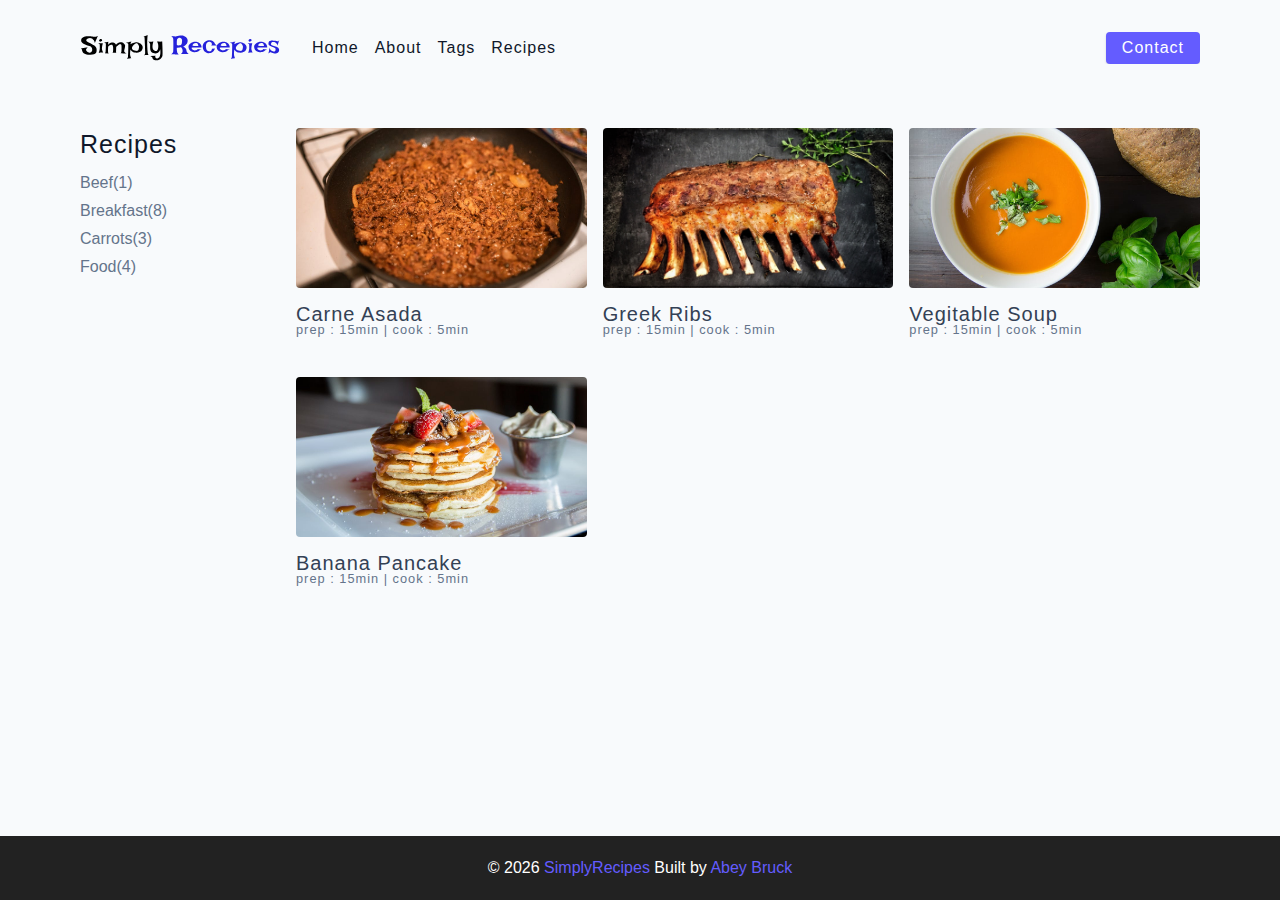
<file: starter/recipes.html>
<!DOCTYPE html>
<html lang="en">

  <head>
    <meta charset="UTF-8" />
    <meta http-equiv="X-UA-Compatible" content="IE=edge" />
    <meta name="viewport" content="width=device-width, initial-scale=1.0" />
    <title>Recipes</title>
    <!-- favicon -->
    <link rel="shortcut icon" href="./assets/favicon.ico" type="image/x-icon" />
    <!-- normalize -->
    <link rel="stylesheet" href="./css/normalize.css" />
    <!-- font-awesome -->
    <link rel="stylesheet" href="https://cdnjs.cloudflare.com/ajax/libs/font-awesome/5.14.0/css/all.min.css" />
    <!-- main css -->
    <link rel="stylesheet" href="./css/main.css" />
  </head>

  <body>
    <!-- nav -->
    <nav class="navbar">
      <div class="nav-center">
        <!-- header -->
        <div class="nav-header">
          <a href="index.html" class="nav-logo">
            <img src="./assets/Simply Recepies.svg" alt="simply recipes">
          </a>
          <button type="button" class="btn nav-btn">
            <i class="fas fa-align-justify"></i>
          </button>
        </div>
        <!-- links -->
        <div class="nav-links">
          <a href="index.html" class="nav-link">home</a>
          <a href="about.html" class="nav-link">about</a>
          <a href="tags.html" class="nav-link">tags</a>
          <a href="recipes.html" class="nav-link">recipes</a>
          <div class="nav-link contact-link">
            <a href="contact.html" class="btn">contact</a>
          </div>
        </div>
      </div>
    </nav>

    <!-- end of nav -->
    <main class="page">
      <!-- recipes container -->
      <section class="recipes-container">
        <!-- tag container -->
        <div class="tags-container">
          <h4>recipes</h4>
          <div class="tags-list">
            <a href="tag-template.html">beef(1)</a>
            <a href="tag-template.html">breakfast(8)</a>
            <a href="tag-template.html">carrots(3)</a>
            <a href="tag-template.html">food(4)</a>
          </div>
        </div>
        <!-- end of tag container -->

        <!-- recipes list -->
        <div class="recipes-list">
          <!-- single recipe -->
          <a href="single-recipe.html" class="recipe">
            <img src="./assets/recipes/recipe-1.jpeg" alt="food" class="img recipe-img">
            <h5>carne asada</h5>
            <p>prep : 15min | cook : 5min</p>
          </a>
          <!-- end of single recipe -->
          <!-- single recipe -->
          <a href="single-recipe.html" class="recipe">
            <img src="./assets/recipes/recipe-2.jpeg" alt="food" class="img recipe-img">
            <h5>greek ribs</h5>
            <p>prep : 15min | cook : 5min</p>
          </a>
          <!-- end of single recipe -->
          <!-- single recipe -->
          <a href="single-recipe.html" class="recipe">
            <img src="./assets/recipes/recipe-3.jpeg" alt="food" class="img recipe-img">
            <h5>vegitable soup</h5>
            <p>prep : 15min | cook : 5min</p>
          </a>
          <!-- end of single recipe -->
          <!-- single recipe -->
          <a href="single-recipe.html" class="recipe">
            <img src="./assets/recipes/recipe-4.jpeg" alt="food" class="img recipe-img">
            <h5>banana pancake</h5>
            <p>prep : 15min | cook : 5min</p>
          </a>
          <!-- end of single recipe -->
        </div>
        <!-- end of recipes list -->
      </section>
      <!-- end of recipes container -->
    </main>
    <!-- end of main -->
    <!-- footer -->
    <footer class="page-footer">
      <p>&copy; <span id="date"></span>
        <span class="footer-logo">SimplyRecipes</span>
        Built by <a href="https://abeybruck.com" target="_blank">Abey Bruck</a>
      </p>
    </footer>
    <script src="./js/app.js"></script>
  </body>

</html>
</file>
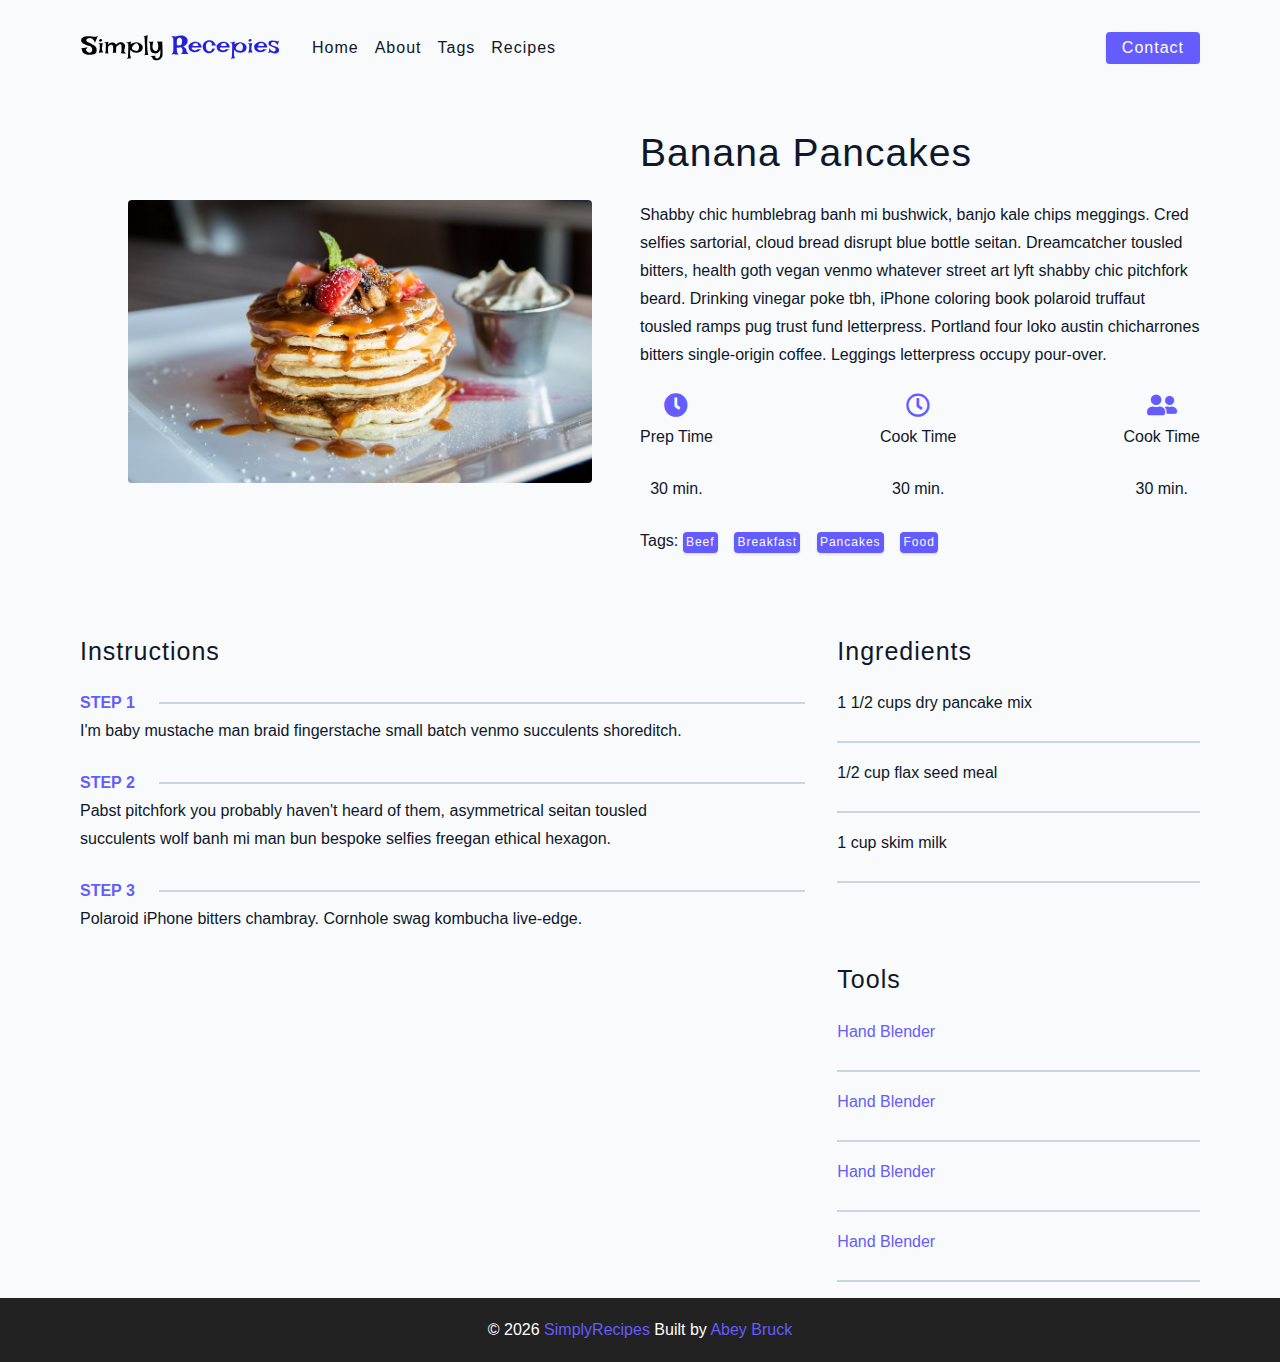
<file: starter/single-recipe.html>
<!DOCTYPE html>
<html lang="en">

  <head>
    <meta charset="UTF-8" />
    <meta http-equiv="X-UA-Compatible" content="IE=edge" />
    <meta name="viewport" content="width=device-width, initial-scale=1.0" />
    <title>Single Recipe</title>
    <!-- favicon -->
    <link rel="shortcut icon" href="./assets/favicon.ico" type="image/x-icon" />
    <!-- normalize -->
    <link rel="stylesheet" href="./css/normalize.css" />
    <!-- font-awesome -->
    <link rel="stylesheet" href="https://cdnjs.cloudflare.com/ajax/libs/font-awesome/5.14.0/css/all.min.css" />
    <!-- main css -->
    <link rel="stylesheet" href="./css/main.css" />
  </head>

  <body>
    <!-- nav -->
    <nav class="navbar">
      <div class="nav-center">
        <!-- header -->
        <div class="nav-header">
          <a href="index.html" class="nav-logo">
            <img src="./assets/Simply Recepies.svg" alt="simply recipes">
          </a>
          <button type="button" class="btn nav-btn">
            <i class="fas fa-align-justify"></i>
          </button>
        </div>
        <!-- links -->
        <div class="nav-links">
          <a href="index.html" class="nav-link">home</a>
          <a href="about.html" class="nav-link">about</a>
          <a href="tags.html" class="nav-link">tags</a>
          <a href="recipes.html" class="nav-link">recipes</a>
          <div class="nav-link contact-link">
            <a href="contact.html" class="btn">contact</a>
          </div>
        </div>
      </div>
    </nav>

    <!-- end of nav -->
    <main class="page">
      <div class="single-recipe-above">
        <div class="single-recipe-img-container">
          <img src="./assets/recipes/recipe-4.jpeg" alt="" class="img">
        </div>
        <div class="single-recipe-description">
          <h2>Banana Pancakes</h2>
          <p>Shabby chic humblebrag banh mi bushwick, banjo kale chips meggings. Cred selfies sartorial, cloud bread
            disrupt blue bottle seitan. Dreamcatcher tousled bitters, health goth vegan venmo whatever street art lyft
            shabby chic pitchfork beard. Drinking vinegar poke tbh, iPhone coloring book polaroid truffaut tousled ramps
            pug trust fund letterpress. Portland four loko austin chicharrones bitters single-origin coffee. Leggings
            letterpress occupy pour-over.
          </p>
          <div class="cook-time-container">
            <div class="cook-time">
              <i class="fas fa-clock"></i>
              <p>Prep Time</p>
              <p>30 min.</p>
            </div>
            <div class="cook-time">
              <i class="far fa-clock"></i>
              <p>Cook Time</p>
              <p>30 min.</p>
            </div>
            <div class="cook-time">
              <i class="fas fa-user-friends"></i>
              <p>Cook Time</p>
              <p>30 min.</p>
            </div>
          </div>
          <div class="single-receipe-tags">
            Tags:
            <a href="tag-template.html" class="btn">beef</a>
            <a href="tag-template.html" class="btn">breakfast</a>
            <a href="tag-template.html" class="btn">pancakes</a>
            <a href="tag-template.html" class="btn">food</a>
          </div>
        </div>
      </div>
      <div class="single-recipe-below">
        <div class="lower-left">
          <div class="instructions">
            <h4>instructions</h4>
            <div class="single-instruction">
              <div class="step">
                <p>step 1</p>
                <div></div>
              </div>
              <p>I'm baby mustache man braid fingerstache small batch venmo succulents shoreditch.</p>
            </div>
            <div class="single-instruction">
              <div class="step">
                <p>step 2</p>
                <div></div>
              </div>
              <p>Pabst pitchfork you probably haven't heard of them, asymmetrical seitan tousled succulents wolf banh mi
                man bun bespoke selfies freegan ethical hexagon.</p>
            </div>
            <div class="single-instruction">
              <div class="step">
                <p>step 3</p>
                <div></div>
              </div>
              <p>Polaroid iPhone bitters chambray. Cornhole swag kombucha live-edge.</p>
            </div>
          </div>
        </div>
        <div class="lower-right">
          <div class="ingredients">
            <h4>ingredients</h4>
            <div class="single-ingredient">
              <p>1 1/2 cups dry pancake mix</p>
              <div></div>
            </div>
            <div class="single-ingredient">
              <p>1/2 cup flax seed meal</p>
              <div></div>
            </div>
            <div class="single-ingredient">
              <p>1 cup skim milk</p>
              <div></div>
            </div>
          </div>
          <div class="tools">
            <h4>tools</h4>
            <div class="single-tool">
              <p>Hand Blender</p>
              <div></div>
            </div>
            <div class="single-tool">
              <p>Hand Blender</p>
              <div></div>
            </div>
            <div class="single-tool">
              <p>Hand Blender</p>
              <div></div>
            </div>
            <div class="single-tool">
              <p>Hand Blender</p>
              <div></div>
            </div>
          </div>
        </div>
      </div>
    </main>
    <!-- end of main -->
    <!-- footer -->
    <footer class="page-footer">
      <p>&copy; <span id="date"></span>
        <span class="footer-logo">SimplyRecipes</span>
        Built by <a href="https://abeybruck.com" target="_blank">Abey Bruck</a>
      </p>
    </footer>
    <script src="./js/app.js"></script>
  </body>

</html>
</file>
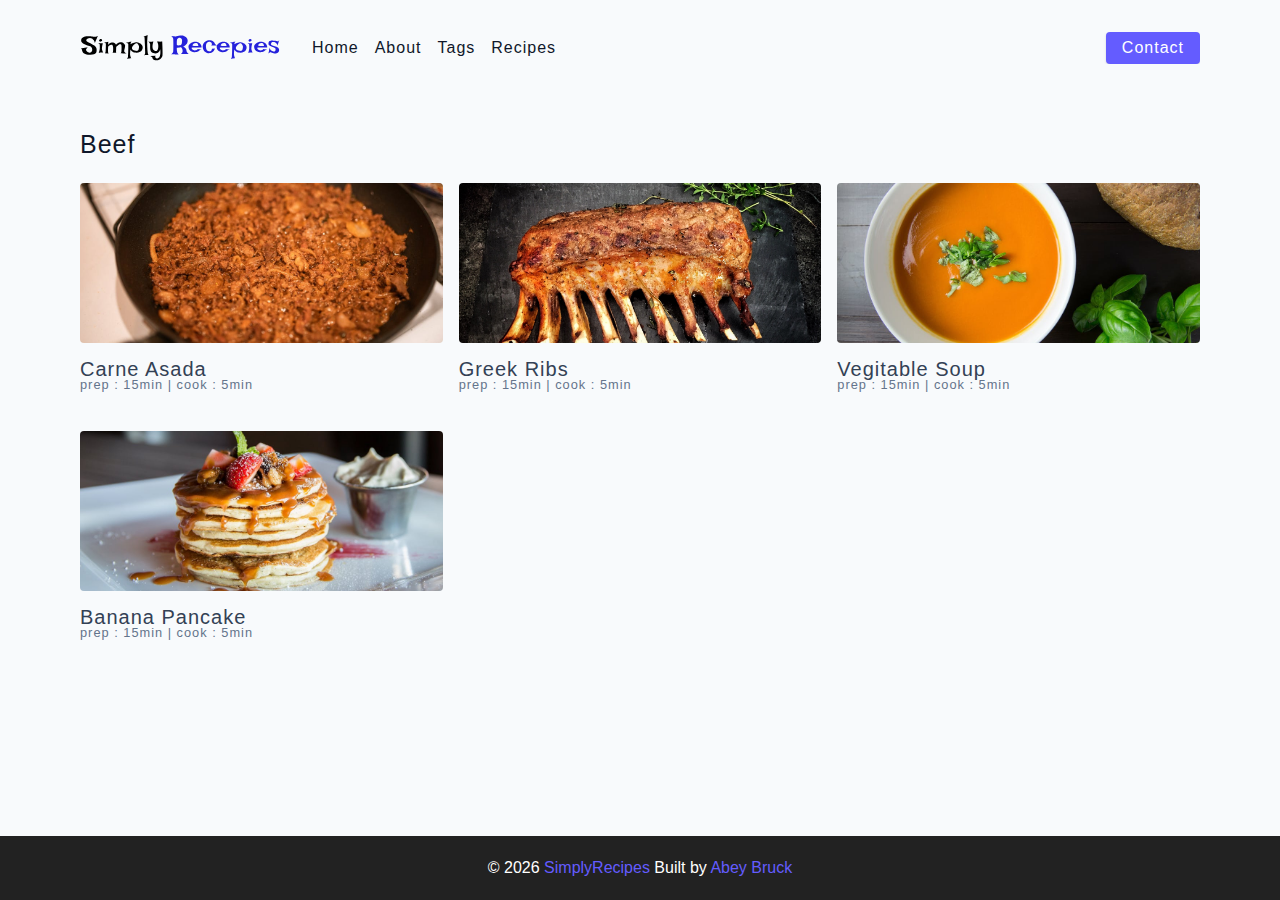
<file: starter/tag-template.html>
<!DOCTYPE html>
<html lang="en">

  <head>
    <meta charset="UTF-8" />
    <meta http-equiv="X-UA-Compatible" content="IE=edge" />
    <meta name="viewport" content="width=device-width, initial-scale=1.0" />
    <title>Tag Template</title>
    <!-- favicon -->
    <link rel="shortcut icon" href="./assets/favicon.ico" type="image/x-icon" />
    <!-- normalize -->
    <link rel="stylesheet" href="./css/normalize.css" />
    <!-- font-awesome -->
    <link rel="stylesheet" href="https://cdnjs.cloudflare.com/ajax/libs/font-awesome/5.14.0/css/all.min.css" />
    <!-- main css -->
    <link rel="stylesheet" href="./css/main.css" />
  </head>

  <body>
    <!-- nav -->
    <nav class="navbar">
      <div class="nav-center">
        <!-- header -->
        <div class="nav-header">
          <a href="index.html" class="nav-logo">
            <img src="./assets/Simply Recepies.svg" alt="simply recipes">
          </a>
          <button type="button" class="btn nav-btn">
            <i class="fas fa-align-justify"></i>
          </button>
        </div>
        <!-- links -->
        <div class="nav-links">
          <a href="index.html" class="nav-link">home</a>
          <a href="about.html" class="nav-link">about</a>
          <a href="tags.html" class="nav-link">tags</a>
          <a href="recipes.html" class="nav-link">recipes</a>
          <div class="nav-link contact-link">
            <a href="contact.html" class="btn">contact</a>
          </div>
        </div>
      </div>
    </nav>

    <!-- end of nav -->
    <main class="page">
      <h4>beef</h4>
      <!-- recipes list -->
      <div class="recipes-list">
        <!-- single recipe -->
        <a href="single-recipe.html" class="recipe">
          <img src="./assets/recipes/recipe-1.jpeg" alt="food" class="img recipe-img">
          <h5>carne asada</h5>
          <p>prep : 15min | cook : 5min</p>
        </a>
        <!-- end of single recipe -->
        <!-- single recipe -->
        <a href="single-recipe.html" class="recipe">
          <img src="./assets/recipes/recipe-2.jpeg" alt="food" class="img recipe-img">
          <h5>greek ribs</h5>
          <p>prep : 15min | cook : 5min</p>
        </a>
        <!-- end of single recipe -->
        <!-- single recipe -->
        <a href="single-recipe.html" class="recipe">
          <img src="./assets/recipes/recipe-3.jpeg" alt="food" class="img recipe-img">
          <h5>vegitable soup</h5>
          <p>prep : 15min | cook : 5min</p>
        </a>
        <!-- end of single recipe -->
        <!-- single recipe -->
        <a href="single-recipe.html" class="recipe">
          <img src="./assets/recipes/recipe-4.jpeg" alt="food" class="img recipe-img">
          <h5>banana pancake</h5>
          <p>prep : 15min | cook : 5min</p>
        </a>
        <!-- end of single recipe -->
      </div>
      <!-- end of recipes list -->
    </main>
    <!-- end of main -->
    <!-- footer -->
    <footer class="page-footer">
      <p>&copy; <span id="date"></span>
        <span class="footer-logo">SimplyRecipes</span>
        Built by <a href="https://abeybruck.com" target="_blank">Abey Bruck</a>
      </p>
    </footer>
    <script src="./js/app.js"></script>
  </body>

</html>
</file>
<file: final/css/main.css>
*,
::after,
::before {
  box-sizing: border-box;
}
/* fonts */

@import url('https://fonts.googleapis.com/css2?family=Roboto:wght@400;500;600&family=Montserrat&display=swap');
html {
  font-size: 100%;
} /*16px*/

:root {
  /* colors */
  --primary-100: #e2e0ff;
  --primary-200: #c1beff;
  --primary-300: #a29dff;
  --primary-400: #837dff;
  --primary-500: #645cff;
  --primary-600: #504acc;
  --primary-700: #3c3799;
  --primary-800: #282566;
  --primary-900: #141233;

  /* grey */
  --grey-50: #f8fafc;
  --grey-100: #f1f5f9;
  --grey-200: #e2e8f0;
  --grey-300: #cbd5e1;
  --grey-400: #94a3b8;
  --grey-500: #64748b;
  --grey-600: #475569;
  --grey-700: #334155;
  --grey-800: #1e293b;
  --grey-900: #0f172a;
  /* rest of the colors */
  --black: #222;
  --white: #fff;
  --red-light: #f8d7da;
  --red-dark: #842029;
  --green-light: #d1e7dd;
  --green-dark: #0f5132;

  /* fonts  */
  --headingFont: 'Roboto', sans-serif;
  --bodyFont: 'Nunito', sans-serif;
  --smallText: 0.7em;
  /* rest of the vars */
  --backgroundColor: var(--grey-50);
  --textColor: var(--grey-900);
  --borderRadius: 0.25rem;
  --letterSpacing: 1px;
  --transition: 0.3s ease-in-out all;
  --max-width: 1120px;
  --fixed-width: 600px;

  /* box shadow*/
  --shadow-1: 0 1px 3px 0 rgba(0, 0, 0, 0.1), 0 1px 2px 0 rgba(0, 0, 0, 0.06);
  --shadow-2: 0 4px 6px -1px rgba(0, 0, 0, 0.1),
    0 2px 4px -1px rgba(0, 0, 0, 0.06);
  --shadow-3: 0 10px 15px -3px rgba(0, 0, 0, 0.1),
    0 4px 6px -2px rgba(0, 0, 0, 0.05);
  --shadow-4: 0 20px 25px -5px rgba(0, 0, 0, 0.1),
    0 10px 10px -5px rgba(0, 0, 0, 0.04);
}

body {
  background: var(--backgroundColor);
  font-family: var(--bodyFont);
  font-weight: 400;
  line-height: 1.75;
  color: var(--textColor);
}

p {
  margin-top: 0;
  margin-bottom: 1.5rem;
  max-width: 40em;
}

h1,
h2,
h3,
h4,
h5 {
  margin: 0;
  margin-bottom: 1.38rem;
  font-family: var(--headingFont);
  font-weight: 400;
  line-height: 1.3;
  text-transform: capitalize;
  letter-spacing: var(--letterSpacing);
}

h1 {
  margin-top: 0;
  font-size: 3.052rem;
}

h2 {
  font-size: 2.441rem;
}

h3 {
  font-size: 1.953rem;
}

h4 {
  font-size: 1.563rem;
}

h5 {
  font-size: 1.25rem;
}

small,
.text-small {
  font-size: var(--smallText);
}

a {
  text-decoration: none;
}
ul {
  list-style-type: none;
  padding: 0;
}

.img {
  width: 100%;
  display: block;
  object-fit: cover;
}
/* buttons */

.btn {
  cursor: pointer;
  color: var(--white);
  background: var(--primary-500);
  border: transparent;
  border-radius: var(--borderRadius);
  letter-spacing: var(--letterSpacing);
  padding: 0.375rem 0.75rem;
  box-shadow: var(--shadow-1);
  transition: var(--transtion);
  text-transform: capitalize;
  display: inline-block;
}
.btn:hover {
  background: var(--primary-700);
  box-shadow: var(--shadow-3);
}
.btn-hipster {
  color: var(--primary-500);
  background: var(--primary-200);
}
.btn-hipster:hover {
  color: var(--primary-200);
  background: var(--primary-700);
}
.btn-block {
  width: 100%;
}

/* alerts */
.alert {
  padding: 0.375rem 0.75rem;
  margin-bottom: 1rem;
  border-color: transparent;
  border-radius: var(--borderRadius);
}

.alert-danger {
  color: var(--red-dark);
  background: var(--red-light);
}
.alert-success {
  color: var(--green-dark);
  background: var(--green-light);
}
/* form */

.form {
  width: 90vw;
  max-width: var(--fixed-width);
  background: var(--white);
  border-radius: var(--borderRadius);
  box-shadow: var(--shadow-2);
  padding: 2rem 2.5rem;
  margin: 3rem auto;
}
.form-label {
  display: block;
  font-size: var(--smallText);
  margin-bottom: 0.5rem;
  text-transform: capitalize;
  letter-spacing: var(--letterSpacing);
}
.form-input,
.form-textarea {
  width: 100%;
  padding: 0.375rem 0.75rem;
  border-radius: var(--borderRadius);
  background: var(--backgroundColor);
  border: 1px solid var(--grey-200);
}

.form-row {
  margin-bottom: 1rem;
}

.form-textarea {
  height: 7rem;
}
::placeholder {
  font-family: inherit;
  color: var(--grey-400);
}
.form-alert {
  color: var(--red-dark);
  letter-spacing: var(--letterSpacing);
  text-transform: capitalize;
}
/* alert */

@keyframes spinner {
  to {
    transform: rotate(360deg);
  }
}

.loading {
  width: 6rem;
  height: 6rem;
  border: 5px solid var(--grey-400);
  border-radius: 50%;
  border-top-color: var(--primary-500);
  animation: spinner 0.6s linear infinite;
}
.loading {
  margin: 0 auto;
}
/* title */

.title {
  text-align: center;
}

.title-underline {
  background: var(--primary-500);
  width: 7rem;
  height: 0.25rem;
  margin: 0 auto;
  margin-top: -1rem;
}

/*
=============== 
Navbar
===============
*/

.navbar {
  display: flex;
  align-items: center;
  justify-content: center;
}
.nav-center {
  width: 90vw;
  max-width: var(--max-width);
}
.nav-header {
  height: 6rem;
  display: flex;
  justify-content: space-between;
  align-items: center;
}
.nav-header img {
  width: 200px;
}
.nav-logo {
  display: flex;
  align-items: flex-end;
}

.nav-btn {
  padding: 0.15rem 0.75rem;
}
.nav-btn i {
  font-size: 1.25rem;
}
.nav-links {
  height: 0;
  overflow: hidden;
  display: flex;
  flex-direction: column;
  transition: var(--transition);
}
.show-links {
  height: 23.9375rem;
}

.nav-link {
  display: block;
  text-align: center;
  font-size: 1.25rem;
  text-transform: capitalize;
  color: var(--grey-900);
  letter-spacing: var(--letterSpacing);
  padding: 1rem 0;
  border-top: 1px solid var(--grey-500);
  transition: var(--transition);
}
.nav-link:hover {
  color: var(--primary-500);
}

.contact-link a {
  padding: 0.15rem 1rem;
}

@media screen and (min-width: 992px) {
  .navbar {
    height: 6rem;
  }
  .nav-center {
    display: flex;
    align-items: center;
  }
  .nav-header {
    padding: 0;
    margin-right: 2rem;
    height: auto;
  }

  .nav-btn {
    display: none;
  }
  .nav-links {
    height: auto !important;
    flex-direction: row;
    align-items: center;
    width: 100%;
  }
  .nav-link {
    padding: 0;
    border-top: none;
    margin-right: 1rem;
    font-size: 1rem;
  }
  .contact-link {
    margin-right: 0;
    margin-left: auto;
  }
}
/*
=============== 
Page
===============
*/

.page {
  width: 90vw;
  max-width: var(--max-width);
  margin: 0 auto;
}
.page {
  padding-top: 2rem;
  min-height: calc(100vh - (6rem + 4rem));
}
/*
=============== 
Footer
===============
*/

.page-footer {
  text-align: center;
  height: 4rem;
  display: flex;
  align-items: center;
  justify-content: center;
  background: var(--black);
  color: var(--white);
}
.page-footer h5 {
  margin-top: 0;
  margin-bottom: 0;
}
.page-footer p {
  margin-bottom: 0;
}
.page-footer .footer-logo,
.page-footer a {
  color: var(--primary-500);
}
/*
=============== 
Hero
===============
*/

.hero {
  height: 40vh;
  position: relative;
  margin-bottom: 2rem;
  background: url('../assets/main.jpeg') center/cover no-repeat;
  border-radius: var(--borderRadius);
}
.hero-container {
  position: absolute;
  top: 0;
  left: 0;
  width: 100%;
  height: 100%;
  display: flex;
  align-items: center;
  justify-content: center;
  background: rgba(0, 0, 0, 0.4);
  border-radius: var(--borderRadius);
}
.hero-text {
  color: var(--white);
  text-align: center;
}

@media only screen and (min-width: 768px) {
  .hero-text h1 {
    font-size: 4rem;
    margin-bottom: 0;
  }
}

/*
=============== 
Recipes 
===============
*/

.recipes-container {
  display: grid;
  gap: 2rem 1rem;
}

.recipes-list {
  display: grid;
  gap: 2rem 1rem;
  padding-bottom: 3rem;
}
.tags-container {
  order: 1;
  display: flex;
  flex-direction: column;
  padding-bottom: 3rem;
  /* background: blue; */
}
.tags-container h4 {
  margin-bottom: 0.5rem;
  font-weight: 500;
}
.tags-list {
  display: grid;
  grid-template-columns: 1fr 1fr 1fr;
}
.tags-list a {
  text-transform: capitalize;
  display: block;
  color: var(--grey-500);
  transition: var(--transition);
}
.tags-list a:hover {
  color: var(--primary-500);
}
.recipe {
  display: block;
}
.recipe-img {
  height: 15rem;
  border-radius: var(--borderRadius);
  margin-bottom: 1rem;
}
.recipe h5 {
  margin-bottom: 0;
  margin-top: 0.25rem;
  line-height: 1;
  color: var(--grey-700);
}
.recipe p {
  margin-bottom: 0;
  line-height: 1;
  color: var(--grey-500);
  margin-top: 0.5rem;
  letter-spacing: var(--letterSpacing);
}
@media screen and (min-width: 576px) {
  .recipes-list {
    grid-template-columns: 1fr 1fr;
  }
  .recipe-img {
    height: 10rem;
  }
}

@media screen and (min-width: 992px) {
  .recipes-container {
    grid-template-columns: 200px 1fr;
    gap: 1rem;
  }
  .recipes-list {
    grid-template-columns: 1fr 1fr;
  }

  .recipe p {
    font-size: 0.85rem;
  }
  .tags-container {
    order: 0;
    /* background: blue; */
  }
  .tags-list {
    display: grid;
    grid-template-columns: 1fr;
  }
}

@media screen and (min-width: 1200px) {
  .recipe h5 {
    font-size: 1.15rem;
  }
  .recipes-list {
    grid-template-columns: 1fr 1fr 1fr;
  }
}
/*
=============== 
Error
===============
*/
.error-page {
  text-align: center;
  padding-top: 5rem;
}
.error-page h1 {
  font-size: 9rem;
}
/*
=============== 
About Page
===============
*/

.about-page h2 {
  text-transform: none;
  font-weight: bold;
}
.about-page {
  display: grid;
  gap: 2rem 4rem;
  padding-bottom: 3rem;
}
.about-img {
  border-radius: var(--borderRadius);
  height: 300px;
}

@media screen and (min-width: 992px) {
  .about-page {
    grid-template-columns: 1fr 1fr;
    grid-template-rows: 400px;
    align-items: center;
  }
  .about-img {
    height: 100%;
  }
}

.featured-title {
  text-align: center;
}
/*
=============== 
Contact Page
===============
*/
.contact-form {
  width: 100%;
  margin: 0;
}
.contact-container {
  display: grid;
  gap: 2rem 3rem;
  padding-bottom: 3rem;
}
@media screen and (min-width: 992px) {
  .contact-container {
    grid-template-columns: 1fr 450px;
    align-items: center;
  }
}

/*
=============== 
Tags Page
===============
*/

.tags-wrapper {
  display: grid;
  gap: 2rem;
  padding-bottom: 3rem;
}
.tag {
  background: var(--grey-500);
  border-radius: var(--borderRadius);
  text-align: center;
  color: var(--white);
  transition: var(--transition);
  padding: 0.75rem 0;
}
.tag:hover {
  background: var(--primary-500);
}
.tag h5,
.tag p {
  margin-bottom: 0;
}
.tag h5 {
  font-weight: 600;
}
@media screen and (min-width: 576px) {
  .tags-wrapper {
    grid-template-columns: 1fr 1fr;
  }
}
@media screen and (min-width: 992px) {
  .tags-wrapper {
    grid-template-columns: 1fr 1fr 1fr;
  }
}

/*
=============== 
Recipe Template
===============
*/

.recipe-hero {
  display: grid;
  gap: 3rem;
}

.recipe-hero-img {
  height: 300px;
  border-radius: var(--borderRadius);
}
.recipe-info p {
  color: var(--grey-600);
}
.recipe-icons {
  display: grid;
  grid-template-columns: repeat(3, 1fr);
  gap: 1rem;
  margin: 2rem 0;
  text-align: center;
}
.recipe-icons i {
  font-size: 1.5rem;
  color: var(--primary-500);
}
.recipe-icons h5,
.recipe-icons p {
  margin-bottom: 0;
  font-size: 0.85em;
}

.recipe-icons p {
  color: var(--grey-600);
}
.recipe-tags {
  display: flex;
  align-items: center;
  flex-wrap: wrap;
  font-size: 0.7em;
  font-weight: 600;
}
.recipe-tags a {
  background: var(--primary-500);
  border-radius: var(--borderRadius);
  color: var(--white);
  padding: 0.05rem 0.5rem;
  margin: 0 0.25rem;
  text-transform: capitalize;
}
@media screen and (min-width: 992px) {
  .recipe-hero {
    grid-template-columns: 4fr 5fr;
    align-items: center;
  }
}
.recipe-content {
  padding: 3rem 0;
  display: grid;
  gap: 2rem 5rem;
}
@media screen and (min-width: 992px) {
  .recipe-content {
    grid-template-columns: 2fr 1fr;
  }
}
.single-instruction header {
  display: grid;
  grid-template-columns: auto 1fr;
  gap: 1.5rem;
  align-items: center;
}
.single-instruction header p {
  text-transform: uppercase;
  font-weight: 600;
  color: var(--primary-500);
  margin-bottom: 0;
}
.single-instruction > p {
  color: var(--grey-700);
}

.single-instruction header div {
  height: 2px;
  background: var(--grey-300);
}

.second-column {
  display: grid;
  row-gap: 2rem;
}

.single-ingredient {
  border-bottom: 2px solid var(--grey-300);
  padding-bottom: 0.75rem;
  color: var(--grey-700);
}
.single-tool {
  border-bottom: 2px solid var(--grey-300);
  padding-bottom: 0.75rem;
  color: var(--primary-500);
  text-transform: capitalize;
}
</file>
<file: starter/css/main.css>
*,
::after,
::before {
  box-sizing: border-box;
}
/* fonts */

@import url("https://fonts.googleapis.com/css2?family=Roboto:wght@400;500;600&family=Montserrat&display=swap");
html {
  font-size: 100%;
} /*16px*/

:root {
  /* colors */
  --primary-100: #e2e0ff;
  --primary-200: #c1beff;
  --primary-300: #a29dff;
  --primary-400: #837dff;
  --primary-500: #645cff;
  --primary-600: #504acc;
  --primary-700: #3c3799;
  --primary-800: #282566;
  --primary-900: #141233;

  /* grey */
  --grey-50: #f8fafc;
  --grey-100: #f1f5f9;
  --grey-200: #e2e8f0;
  --grey-300: #cbd5e1;
  --grey-400: #94a3b8;
  --grey-500: #64748b;
  --grey-600: #475569;
  --grey-700: #334155;
  --grey-800: #1e293b;
  --grey-900: #0f172a;
  /* rest of the colors */
  --black: #222;
  --white: #fff;
  --red-light: #f8d7da;
  --red-dark: #842029;
  --green-light: #d1e7dd;
  --green-dark: #0f5132;

  /* fonts  */
  --headingFont: "Roboto", sans-serif;
  --bodyFont: "Nunito", sans-serif;
  --smallText: 0.7em;
  /* rest of the vars */
  --backgroundColor: var(--grey-50);
  --textColor: var(--grey-900);
  --borderRadius: 0.25rem;
  --letterSpacing: 1px;
  --transition: 0.3s ease-in-out all;
  --max-width: 1120px;
  --fixed-width: 600px;

  /* box shadow*/
  --shadow-1: 0 1px 3px 0 rgba(0, 0, 0, 0.1), 0 1px 2px 0 rgba(0, 0, 0, 0.06);
  --shadow-2: 0 4px 6px -1px rgba(0, 0, 0, 0.1),
    0 2px 4px -1px rgba(0, 0, 0, 0.06);
  --shadow-3: 0 10px 15px -3px rgba(0, 0, 0, 0.1),
    0 4px 6px -2px rgba(0, 0, 0, 0.05);
  --shadow-4: 0 20px 25px -5px rgba(0, 0, 0, 0.1),
    0 10px 10px -5px rgba(0, 0, 0, 0.04);
}

body {
  background: var(--backgroundColor);
  font-family: var(--bodyFont);
  font-weight: 400;
  line-height: 1.75;
  color: var(--textColor);
}

p {
  margin-top: 0;
  margin-bottom: 1.5rem;
  max-width: 40em;
}

h1,
h2,
h3,
h4,
h5 {
  margin: 0;
  margin-bottom: 1.38rem;
  font-family: var(--headingFont);
  font-weight: 400;
  line-height: 1.3;
  text-transform: capitalize;
  letter-spacing: var(--letterSpacing);
}

h1 {
  margin-top: 0;
  font-size: 3.052rem;
}

h2 {
  font-size: 2.441rem;
}

h3 {
  font-size: 1.953rem;
}

h4 {
  font-size: 1.563rem;
}

h5 {
  font-size: 1.25rem;
}

small,
.text-small {
  font-size: var(--smallText);
}

a {
  text-decoration: none;
}
ul {
  list-style-type: none;
  padding: 0;
}

.img {
  width: 100%;
  display: block;
  object-fit: cover;
}
/* buttons */

.btn {
  cursor: pointer;
  color: var(--white);
  background: var(--primary-500);
  border: transparent;
  border-radius: var(--borderRadius);
  letter-spacing: var(--letterSpacing);
  padding: 0.375rem 0.75rem;
  box-shadow: var(--shadow-1);
  transition: var(--transition);
  text-transform: capitalize;
  display: inline-block;
}
.btn:hover {
  background: var(--primary-700);
  box-shadow: var(--shadow-3);
}
.btn-hipster {
  color: var(--primary-500);
  background: var(--primary-200);
}
.btn-hipster:hover {
  color: var(--primary-200);
  background: var(--primary-700);
}
.btn-block {
  width: 100%;
}

/* alerts */
.alert {
  padding: 0.375rem 0.75rem;
  margin-bottom: 1rem;
  border-color: transparent;
  border-radius: var(--borderRadius);
}

.alert-danger {
  color: var(--red-dark);
  background: var(--red-light);
}
.alert-success {
  color: var(--green-dark);
  background: var(--green-light);
}
/* form */

.form {
  width: 90vw;
  max-width: var(--fixed-width);
  background: var(--white);
  border-radius: var(--borderRadius);
  box-shadow: var(--shadow-2);
  padding: 2rem 2.5rem;
  margin: 3rem auto;
}
.form-label {
  display: block;
  font-size: var(--smallText);
  margin-bottom: 0.5rem;
  text-transform: capitalize;
  letter-spacing: var(--letterSpacing);
}
.form-input,
.form-textarea {
  width: 100%;
  padding: 0.375rem 0.75rem;
  border-radius: var(--borderRadius);
  background: var(--backgroundColor);
  border: 1px solid var(--grey-200);
}

.form-row {
  margin-bottom: 1rem;
}

.form-textarea {
  height: 7rem;
}
::placeholder {
  font-family: inherit;
  color: var(--grey-400);
}
.form-alert {
  color: var(--red-dark);
  letter-spacing: var(--letterSpacing);
  text-transform: capitalize;
}
/* alert */

@keyframes spinner {
  to {
    transform: rotate(360deg);
  }
}

.loading {
  width: 6rem;
  height: 6rem;
  border: 5px solid var(--grey-400);
  border-radius: 50%;
  border-top-color: var(--primary-500);
  animation: spinner 0.6s linear infinite;
}
.loading {
  margin: 0 auto;
}
/* title */

.title {
  text-align: center;
}

.title-underline {
  background: var(--primary-500);
  width: 7rem;
  height: 0.25rem;
  margin: 0 auto;
  margin-top: -1rem;
}

/*
=============== 
Navbar
===============
*/

.navbar {
  display: flex;
  justify-content: center;
  align-items: center;
}

.nav-center {
  width: 90vw;
  max-width: var(--max-width);
}

.nav-header {
  display: flex;
  height: 6rem;
  justify-content: space-between;
  align-items: center;
}

.nav-logo {
  display: flex;
  align-items: center;
}

.nav-header img {
  width: 200px;
}

.nav-btn {
  padding: 0.15rem 0.75rem;
}

.nav-btn i {
  font-size: 1.25rem;
}

.nav-links {
  display: flex;
  flex-direction: column;
  justify-content: center;
  /* todo */
  height: 0;
  overflow: hidden;
  transition: var(--transition);
}

.show-links {
  height: 275px;
}

.nav-link {
  display: block;
  text-align: center;
  text-transform: capitalize;
  color: var(--grey-900);
  letter-spacing: var(--letterSpacing);
  border-top: 2px solid var(--grey-500);
  padding: 0.75rem 0;
  transition: var(--transition);
}

.nav-link:hover {
  color: var(--primary-500);
  background: var(--primary-100);
}

.contact-link a {
  padding: 0.15rem 1rem;
}

@media screen and (min-width: 992px) {
  .nav-btn {
    display: none;
  }

  .navbar {
    height: 6rem;
  }

  .nav-center {
    display: flex;
    align-items: center;
  }

  .nav-header {
    height: auto;
    margin-right: 2rem;
  }

  .nav-links {
    height: auto;
    width: 100%;
    flex-direction: row;
    align-items: center;
  }

  .nav-link {
    padding: 0;
    border-top: none;
    margin-right: 1rem;
    font-size: 1rem;
  }

  .contact-link {
    margin-left: auto;
    margin-right: 0;
  }
}

/*
=============== 
Page
===============
*/
.page {
  width: 90vw;
  max-width: var(--max-width);
  margin: 0 auto;
  padding-top: 2rem;
  min-height: calc(100vh - (6rem + 4rem));
}
/*
=============== 
Footer
===============
*/
.page-footer {
  height: 4rem;
  text-align: center;
  background: var(--black);
  color: var(--white);
  display: flex;
  align-items: center;
  justify-content: center;
}

.page-footer p {
  margin-bottom: 0;
}

.footer-logo,
.page-footer a {
  color: var(--primary-500);
}
/*
=============== 
hero
===============
*/
.hero {
  height: 40vh;
  background: url("../assets/main.jpeg") center/cover no-repeat;
  margin-bottom: 2rem;
  border-radius: var(--borderRadius);
  position: relative;
}

.hero-container {
  position: absolute;
  width: 100%;
  height: 100%;
  top: 0;
  left: 0;
  background: rgba(0, 0, 0, 0.4);
  border-radius: var(--borderRadius);
  display: flex;
  align-items: center;
  justify-content: center;
}

.hero-text {
  color: var(--grey-200);
  text-align: center;
}

@media screen and (min-width: 768px) {
  .hero-text h1 {
    font-size: 4rem;
    margin-bottom: 0;
  }
}

/*
=============== 
recipes
===============
*/
.recipes-container {
  display: grid;
  gap: 2rem 1rem;
}

.tags-container {
  order: 1;
  display: flex;
  flex-direction: column;
  padding-bottom: 3rem;
}

.recipes-list {
  display: grid;
  gap: 2rem 1rem;
  padding-bottom: 3rem;
}

.tags-container h4 {
  margin-bottom: 0.5rem;
  font-weight: 500;
}

.tags-list {
  display: grid;
  grid-template-columns: 1fr 1fr 1fr;
}

.tags-list a {
  text-transform: capitalize;
  display: block;
  color: var(--grey-500);
  transition: var(--transition);
}

.tags-list a:hover {
  color: var(--primary-500);
}

.recipe {
  display: block;
}

.recipe-img {
  height: 15rem;
  border-radius: var(--borderRadius);
  margin-bottom: 1rem;
}

.recipe h5 {
  margin-bottom: 0;
  line-height: 1;
  color: var(--grey-700);
}

.recipe p {
  margin-bottom: 0;
  line-height: 1;
  margin-bottom: 0.5rem;
  color: var(--grey-500);
  letter-spacing: var(--letterSpacing);
}

@media screen and (min-width: 576px) {
  .recipes-list {
    grid-template-columns: 1fr 1fr;
  }
  .recipe-img {
    height: 10rem;
  }
}
@media screen and (min-width: 992px) {
  .recipes-container {
    grid-template-columns: 200px 1fr;
  }
  .recipe p {
    font-size: 0.8rem;
  }
  .tags-container {
    order: 0;
  }
  .tags-list {
    grid-template-columns: 1fr;
  }
}
@media screen and (min-width: 1200px) {
  .recipes-list {
    grid-template-columns: repeat(3, 1fr);
  }
}

/*
=============== 
error
===============
*/
.error-page {
  display: flex;
  align-items: center;
  justify-content: center;
  height: auto;
}
.error-container h1 {
  font-size: 10rem;
}
/*
=============== 
about
===============
*/
.about-page h3 {
  display: grid;
  text-align: center;
}

.about-container {
  display: grid;
}

.about-text {
  display: block;
  text-align: start;
  margin-bottom: 1rem;
}

.about-text h1 {
  font-weight: bold;
}

.about-text p {
  font-size: large;
}

.about-text .about-contact-btn a {
  font-size: 1.5rem;
  letter-spacing: 3px;
}

.looks-awsome {
  text-align: center;
  margin: 1rem 0;
}

.about-img {
  width: 100%;
  height: 300px;
  border-radius: var(--borderRadius);
}

.about-img img {
  display: block;
  width: 100%;
  height: 100%;
  object-fit: cover;
  border-radius: var(--borderRadius);
}

.about-recipe-container {
  display: grid;
}

.about-recipe-container .recipe {
  margin: 1.5rem 1rem;
}

.about-recipe-container .recipe img {
  height: 15rem;
}

@media screen and (min-width: 992px) {
  .about-container {
    grid-template-columns: 1fr 1fr;
  }
  .about-recipe-container {
    grid-template-columns: repeat(2, 1fr);
  }
}

@media screen and (min-width: 1200px) {
  .about-recipe-container {
    grid-template-columns: repeat(3, 1fr);
  }
}

/*
=============== 
contact
===============
*/
.contact-container {
  display: grid;
  grid-template-columns: 1fr;
}
.get-in-touch {
  display: flex;
  align-items: center;
}

@media screen and (min-width: 992px) {
  .contact-container {
    grid-template-columns: 1fr 1fr;
  }
  .contact-form {
    width: 25vw;
  }
}

/*
=============== 
tag
===============
*/
.tags-page-container {
  display: grid;
  gap: 1rem 2rem;
}

.tag-parent {
  display: flex;
  justify-content: center;
  align-items: center;
}

.tag {
  display: flex;
  justify-content: center;
  align-items: center;
  width: 100%;

  background: var(--grey-500);
  color: var(--grey-50);

  border-radius: var(--borderRadius);
}

.tag h4 {
  margin-top: 3vh;
}

.tag p {
  margin-top: -2vh;
}

@media screen and (min-width: 576px) {
  .tags-page-container {
    grid-template-columns: repeat(2, 1fr);
  }
}
@media screen and (min-width: 992px) {
  .tags-page-container {
    grid-template-columns: repeat(3, 1fr);
  }
}

/*
=============== 
single-recipe
===============
*/
.single-recipe-above {
  display: grid;
  margin-bottom: 5rem;
}
.single-recipe-img-container {
  display: flex;
  align-items: center;
  justify-content: center;
  padding: 3rem;
}
.single-recipe-img-container img {
  border-radius: var(--borderRadius);
}

.cook-time-container {
  display: flex;
  justify-content: space-between;
}
.cook-time-container i {
  color: var(--primary-500);
  font-size: 1.5rem;
}
.cook-time {
  display: block;
  text-align: center;
}
.single-receipe-tags a {
  font-size: 0.75rem;
  padding: 0rem 0.2rem;
  margin-right: 0.75rem;
}
.single-recipe-below {
  display: grid;
}

.instructions {
  margin-bottom: 5rem;
}

.single-instruction {
  margin-bottom: 1rem;
}

.step {
  display: grid;
  grid-template-columns: auto 1fr;
  gap: 1.5rem;
  align-items: center;
}

.step div {
  display: block;
  height: 2px;
  background: var(--grey-300);
}

.step p {
  text-transform: uppercase;
  font-weight: 600;
  color: var(--primary-500);
  margin-bottom: 0;
}

.ingredients {
  margin-bottom: 5rem;
}

.single-ingredient {
  margin-bottom: 1rem;
}

.single-ingredient div {
  display: block;
  height: 2px;
  background: var(--grey-300);
}

.single-tool {
  margin-bottom: 1rem;
}

.single-tool p {
  color: var(--primary-500);
}

.single-tool div {
  display: block;
  height: 2px;
  background: var(--grey-300);
}

@media screen and (min-width: 992px) {
  .single-recipe-above {
    grid-template-columns: 1fr 1fr;
  }
  .single-recipe-below {
    grid-template-columns: 2fr 1fr;
    gap: 2rem;
  }
}
/*
=============== 

===============
*/
</file>
